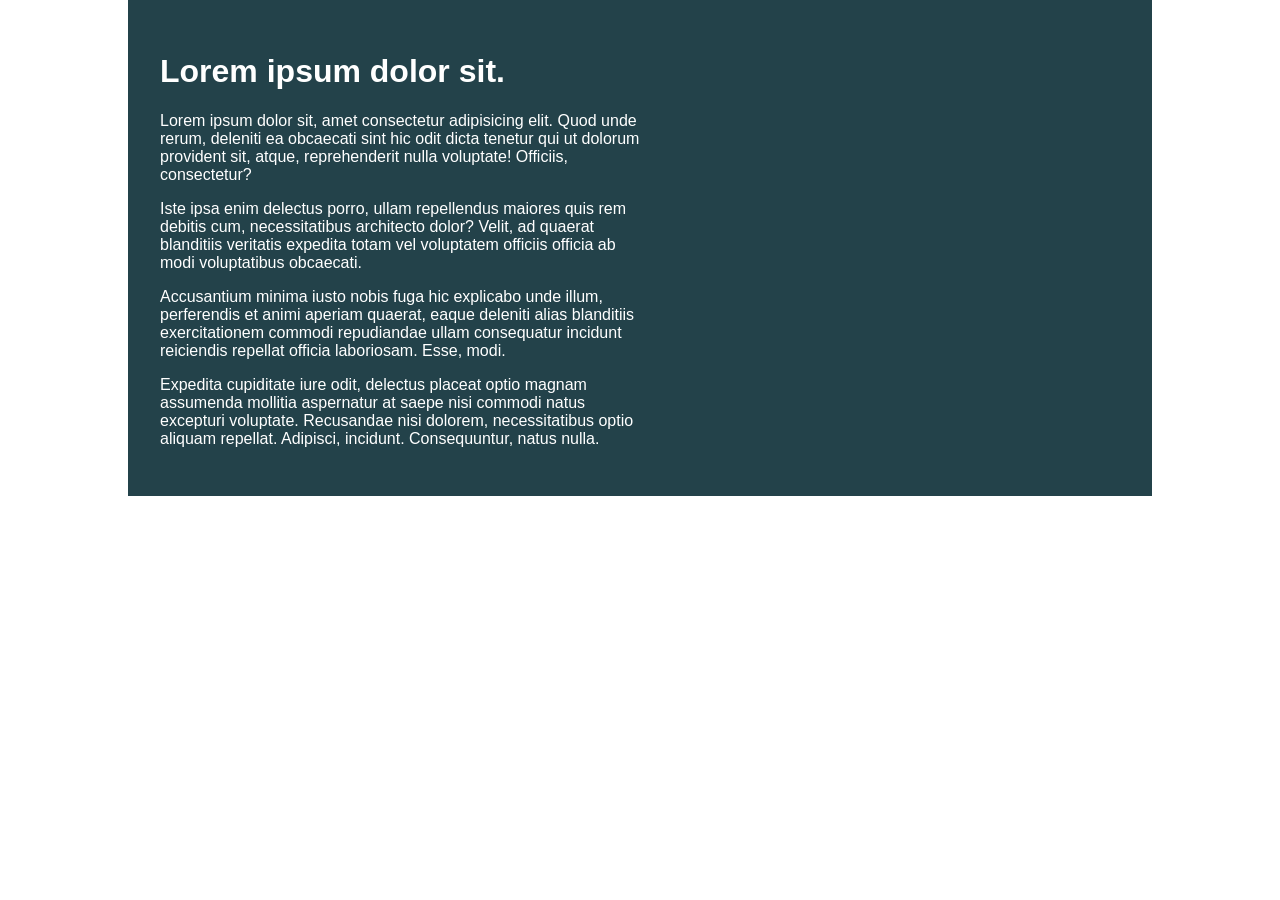
<file: KevinPowell/day_01/challenge_01/index.html>
<!DOCTYPE html>
<html lang="en">

<head>
    <meta charset="UTF-8">
    <meta name="viewport" content="width=device-width, initial-scale=1.0">
    <title>Day 01</title>

    <link rel="stylesheet" href="style.css">
</head>

<body>
    <div class="container">
        <div class="intro-content">
            <h1>Lorem ipsum dolor sit.</h1>
            <p>Lorem ipsum dolor sit, amet consectetur adipisicing elit. Quod unde rerum, deleniti ea obcaecati sint hic
                odit dicta tenetur qui ut dolorum provident sit, atque, reprehenderit nulla voluptate! Officiis,
                consectetur?</p>
            <p>Iste ipsa enim delectus porro, ullam repellendus maiores quis rem debitis cum, necessitatibus architecto
                dolor? Velit, ad quaerat blanditiis veritatis expedita totam vel voluptatem officiis officia ab modi
                voluptatibus obcaecati.</p>
            <p>Accusantium minima iusto nobis fuga hic explicabo unde illum, perferendis et animi aperiam quaerat, eaque
                deleniti alias blanditiis exercitationem commodi repudiandae ullam consequatur incidunt reiciendis
                repellat officia laboriosam. Esse, modi.</p>
            <p>Expedita cupiditate iure odit, delectus placeat optio magnam assumenda mollitia aspernatur at saepe nisi
                commodi natus excepturi voluptate. Recusandae nisi dolorem, necessitatibus optio aliquam repellat.
                Adipisci, incidunt. Consequuntur, natus nulla.</p>
        </div>
    </div>
</body>

</html>
</file>
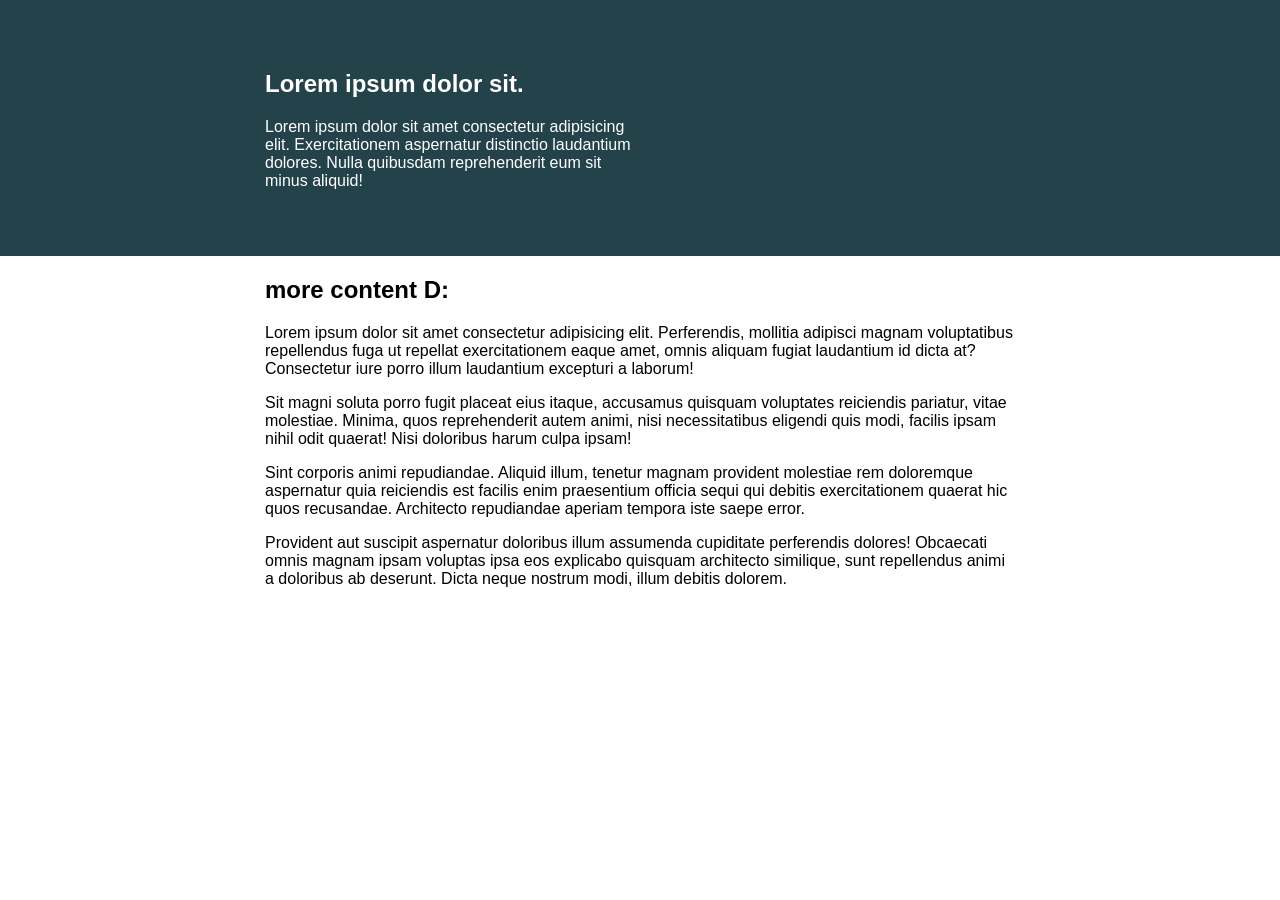
<file: KevinPowell/day_03/challenge_02/index.html>
<!DOCTYPE html>
<html lang="en">
<head> 
    <meta charset="UTF-8">
    <meta name="viewport" content="width=device-width, initial-scale=1.0">
    <title>Day 01</title>
 
    <link rel="stylesheet" href="style.css">
</head>
<body>

    <div class="container">
        <section>
            <div class="intro-content">
                <h1>Lorem ipsum dolor sit.</h1>
                <p>Lorem ipsum dolor sit amet consectetur adipisicing elit. Exercitationem aspernatur distinctio laudantium dolores. Nulla quibusdam reprehenderit eum sit minus aliquid!</p>
            </div>
        </section>
    </div>


    <section>
        <h2>more content D:</h2>
        <p>Lorem ipsum dolor sit amet consectetur adipisicing elit. Perferendis, mollitia adipisci magnam voluptatibus repellendus fuga ut repellat exercitationem eaque amet, omnis aliquam fugiat laudantium id dicta at? Consectetur iure porro illum laudantium excepturi a laborum!</p>
        <p>Sit magni soluta porro fugit placeat eius itaque, accusamus quisquam voluptates reiciendis pariatur, vitae molestiae. Minima, quos reprehenderit autem animi, nisi necessitatibus eligendi quis modi, facilis ipsam nihil odit quaerat! Nisi doloribus harum culpa ipsam!</p>
        <p>Sint corporis animi repudiandae. Aliquid illum, tenetur magnam provident molestiae rem doloremque aspernatur quia reiciendis est facilis enim praesentium officia sequi qui debitis exercitationem quaerat hic quos recusandae. Architecto repudiandae aperiam tempora iste saepe error.</p>
        <p>Provident aut suscipit aspernatur doloribus illum assumenda cupiditate perferendis dolores! Obcaecati omnis magnam ipsam voluptas ipsa eos explicabo quisquam architecto similique, sunt repellendus animi a doloribus ab deserunt. Dicta neque nostrum modi, illum debitis dolorem.</p>
    </section>


</body>
</html>
</file>
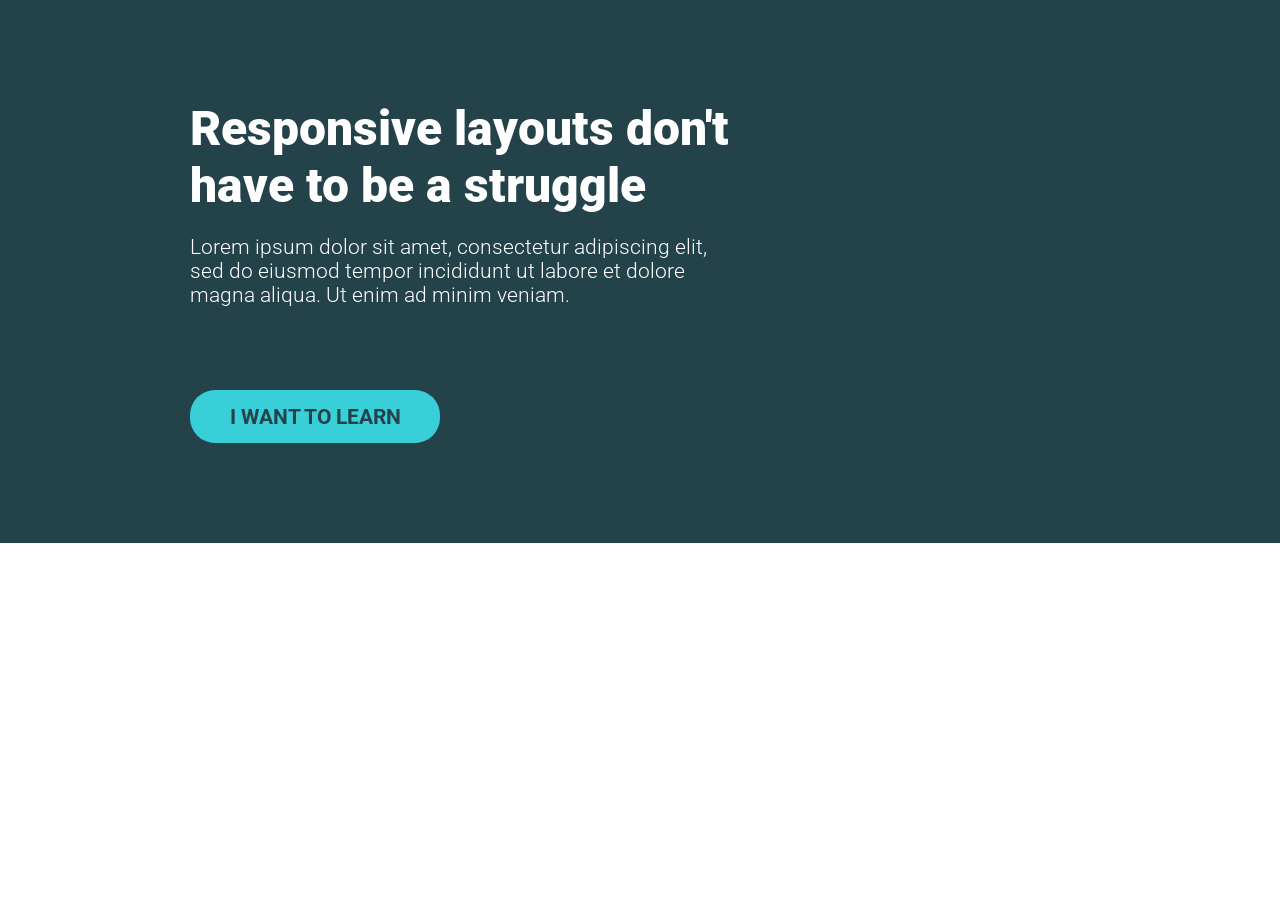
<file: KevinPowell/day_05/challenge_03/index.html>
<!DOCTYPE html>
<html lang="en">

<head>
    <meta charset="UTF-8">
    <meta name="viewport" content="width=device-width, initial-scale=1.0">
    <title>Challenge 03</title>
    <link rel="stylesheet" href="style.css" />
</head>

<body>
    <section class="intro">
        <div class="container">
            <div class="intro-content">
                <h1>Responsive layouts don't have to be a struggle</h1>
                <p>Lorem ipsum dolor sit amet, consectetur adipiscing elit, sed do eiusmod
                    tempor incididunt ut labore et dolore magna aliqua. Ut enim ad minim
                    veniam.</p>
                <a class="btn" href="#">I WANT TO LEARN</a>
            </div>
        </div>
    </section>
</body>

</html>
</file>
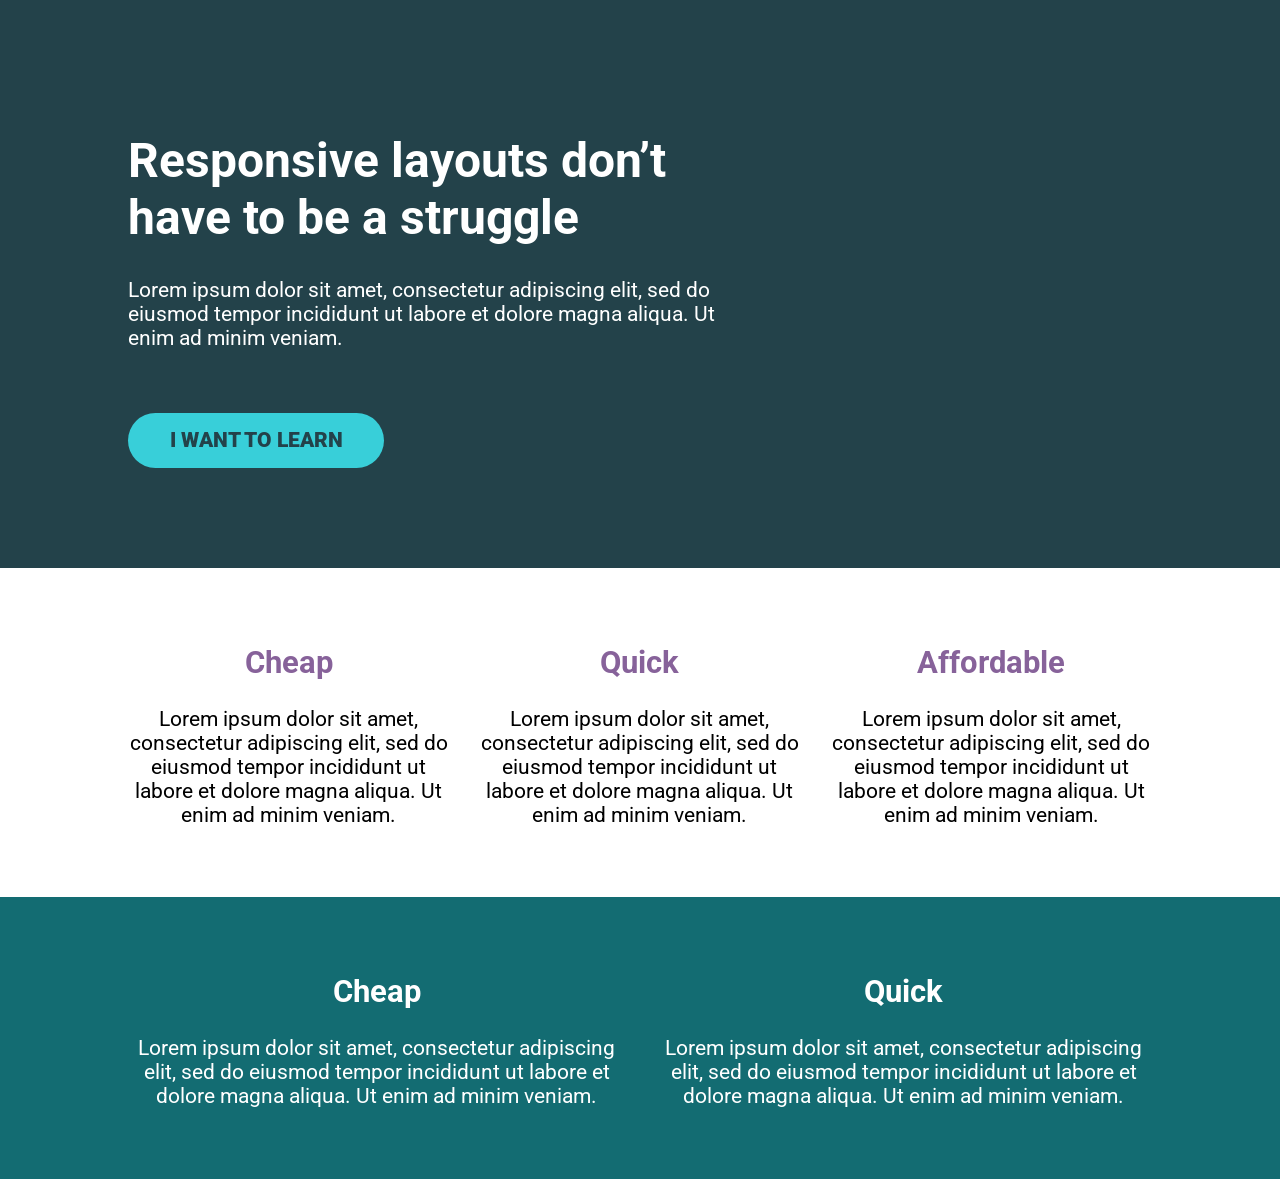
<file: KevinPowell/day_08/Flexbox_challenge_01/index.html>
<!DOCTYPE html>
<html lang="en">

<head>
    <meta charset="UTF-8">
    <meta name="viewport" content="width=device-width, initial-scale=1.0">
    <title>Challenge time!</title>
    <link href="https://fonts.googleapis.com/css2?family=Roboto:wght@400;900&display=swap" rel="stylesheet">
    <link rel="stylesheet" href="style.css">
</head>

<body>
    <div class="hero">
        <div class="container">
            <div class="hero__text">
                <h1>Responsive layouts don’t have to be a struggle</h1>
                <p>Lorem ipsum dolor sit amet, consectetur adipiscing elit, sed do eiusmod tempor incididunt ut labore
                    et dolore magna aliqua. Ut enim ad minim veniam.</p>
                <a href="#" class="btn">I want to learn</a>
            </div>
        </div>
    </div>

    <div class="container row">
        <div class="col">
            <h2 class="accent">Cheap</h2>
            <p>Lorem ipsum dolor sit amet, consectetur adipiscing elit, sed do eiusmod tempor incididunt ut labore
                et dolore magna aliqua. Ut enim ad minim veniam.</p>
        </div>
        <div class="col">
            <h2 class="accent">Quick</h2>
            <p>Lorem ipsum dolor sit amet, consectetur adipiscing elit, sed do eiusmod tempor incididunt ut labore
                et dolore magna aliqua. Ut enim ad minim veniam.</p>
        </div>
        <div class="col">
            <h2 class="accent">Affordable</h2>
            <p>Lorem ipsum dolor sit amet, consectetur adipiscing elit, sed do eiusmod tempor incididunt ut labore
                et dolore magna aliqua. Ut enim ad minim veniam.</p>
        </div>
    </div>


    <div class="bg-blue">
        <div class="container row">
            <div class="col">
                <h2>Cheap</h2>
                <p>Lorem ipsum dolor sit amet, consectetur adipiscing elit, sed do eiusmod tempor incididunt ut
                    labore
                    et
                    dolore
                    magna aliqua. Ut enim ad minim veniam.</p>
            </div>
            <div class="col">
                <h2>Quick</h2>
                <p>Lorem ipsum dolor sit amet, consectetur adipiscing elit, sed do eiusmod tempor incididunt ut
                    labore
                    et
                    dolore
                    magna aliqua. Ut enim ad minim veniam.</p>
            </div>
        </div>
    </div>


</body>

</html>
</file>
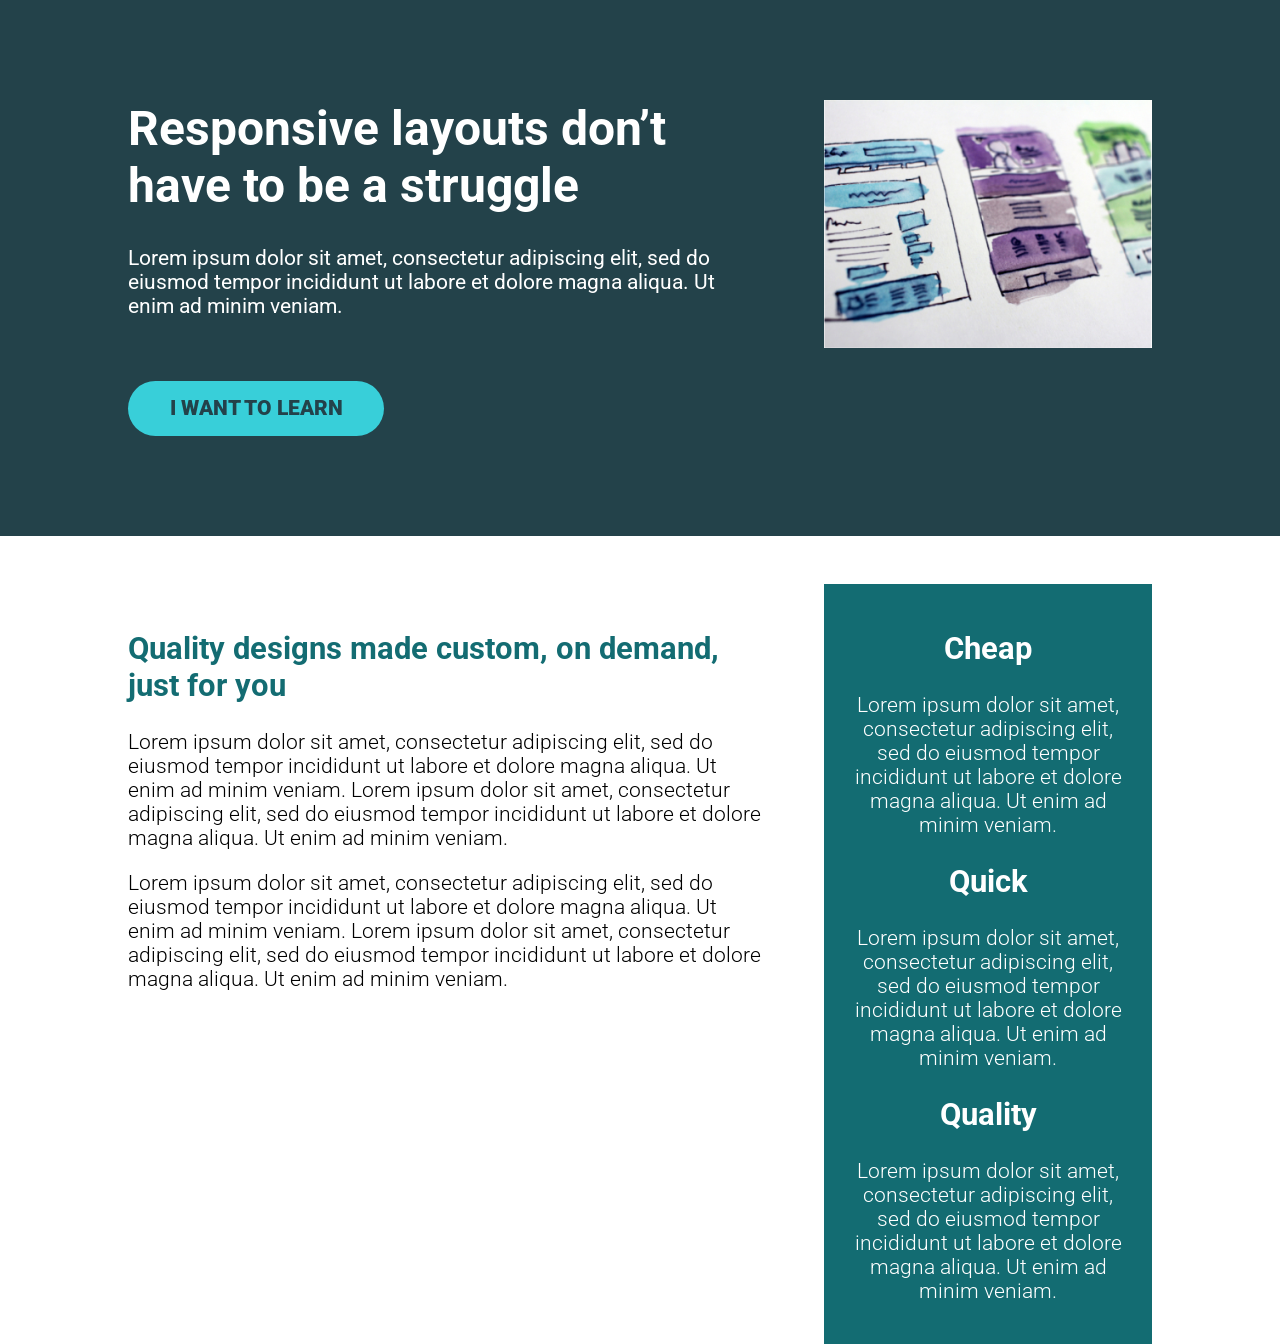
<file: KevinPowell/day_09/Flexbox_challenge_02/index.html>
<!DOCTYPE html>
<html lang="en">

<head>
    <meta charset="UTF-8">
    <meta name="viewport" content="width=device-width, initial-scale=1.0">
    <title>Conquering Responsive Layouts</title>
    <link href="https://fonts.googleapis.com/css2?family=Roboto:wght@400;900&display=swap" rel="stylesheet">
    <link rel="stylesheet" href="style.css">
</head>

<body>
    <div class="hero">
        <div class="container row">
            <div class="hero__text">
                <h1>Responsive layouts don’t have to be a struggle</h1>
                <p>Lorem ipsum dolor sit amet, consectetur adipiscing elit, sed do eiusmod tempor incididunt ut labore
                    et dolore magna aliqua. Ut enim ad minim veniam.</p>
                <a href="#" class="btn">I want to learn</a>
            </div>
            <div class="hero__img">
                <img src="img/hero-img.jpg" alt="webpage layout sketches">
            </div>
        </div>
    </div>

    <main class="container row">
        <section>
            <h2 class="accent-text">Quality designs made custom, on demand, just for you</h2>
            <p>Lorem ipsum dolor sit amet, consectetur adipiscing elit, sed do eiusmod tempor incididunt ut labore et
                dolore magna aliqua. Ut enim ad minim veniam. Lorem ipsum dolor sit amet, consectetur adipiscing elit,
                sed do eiusmod tempor incididunt ut labore et dolore magna aliqua. Ut enim ad minim veniam.</p>
            <p>Lorem ipsum dolor sit amet, consectetur adipiscing elit, sed do eiusmod tempor incididunt ut labore et
                dolore magna aliqua. Ut enim ad minim veniam. Lorem ipsum dolor sit amet, consectetur adipiscing elit,
                sed do eiusmod tempor incididunt ut labore et dolore magna aliqua. Ut enim ad minim veniam.</p>
        </section>
        <aside>
            <div>
                <h2>Cheap</h2>
                <p>Lorem ipsum dolor sit amet, consectetur adipiscing elit, sed do eiusmod tempor incididunt ut labore
                    et dolore magna aliqua. Ut enim ad minim veniam.</p>
            </div>
            <div>
                <h2>Quick</h2>
                <p>Lorem ipsum dolor sit amet, consectetur adipiscing elit, sed do eiusmod tempor incididunt ut labore
                    et dolore magna aliqua. Ut enim ad minim veniam.</p>
            </div>
            <div>
                <h2>Quality</h2>
                <p>Lorem ipsum dolor sit amet, consectetur adipiscing elit, sed do eiusmod tempor incididunt ut labore
                    et dolore magna aliqua. Ut enim ad minim veniam.</p>
            </div>
        </aside>
    </main>

</body>

</html>
</file>
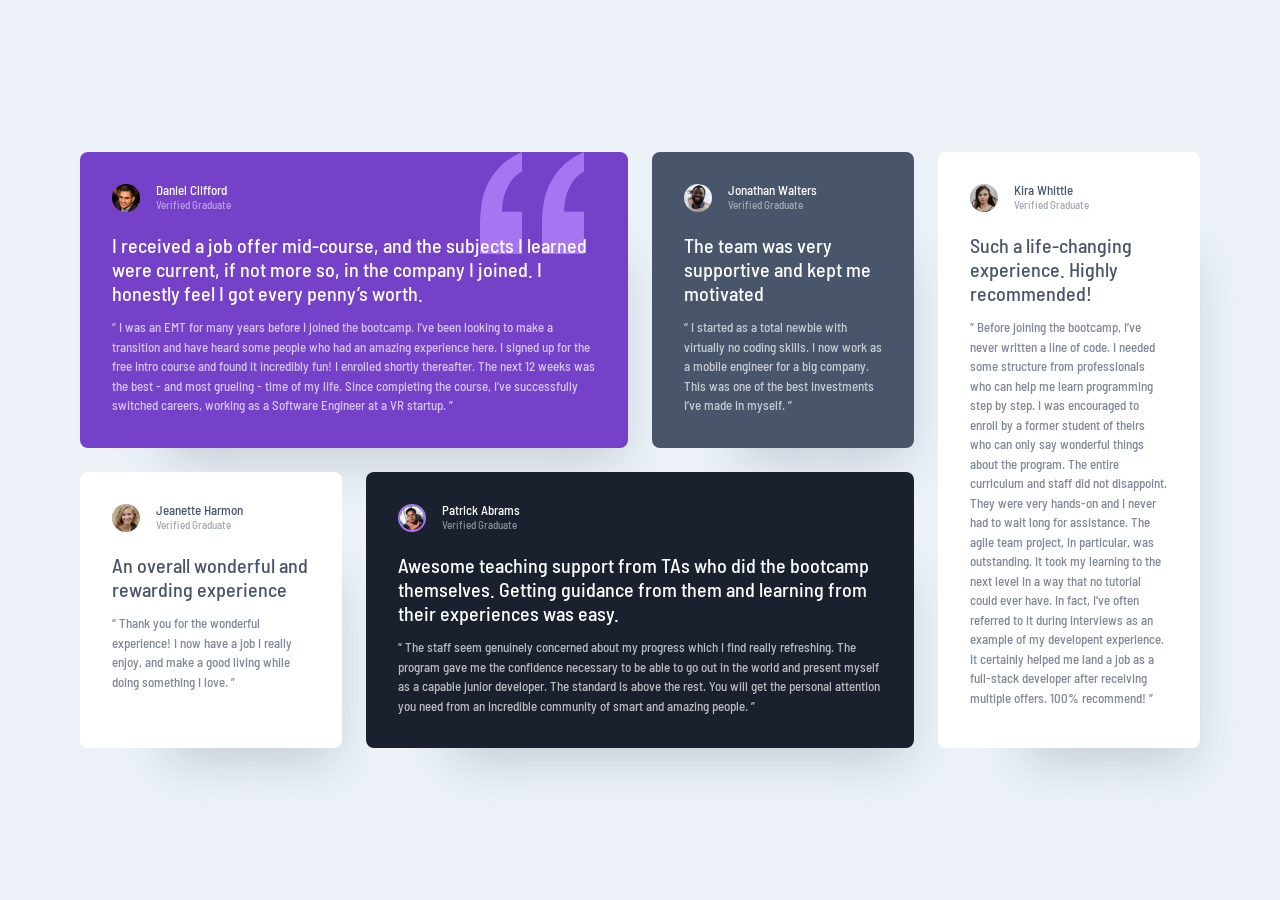
<file: KevinPowell/day_10/Learn_CSS/index.html>
<!DOCTYPE html>
<html lang="en">

<head>
  <meta charset="UTF-8">
  <meta http-equiv="X-UA-Compatible" content="IE=edge">
  <meta name="viewport" content="width=device-width, initial-scale=1.0">
  <!-- Google font -->
  <link rel="preconnect" href="https://fonts.googleapis.com">
  <link rel="preconnect" href="https://fonts.gstatic.com" crossorigin>
  <link href="https://fonts.googleapis.com/css2?family=Barlow+Semi+Condensed:wght@500;600&display=swap"
    rel="stylesheet">
  <!-- my css -->
  <link rel="stylesheet" href="style.css">
  <title>FEM grid</title>
</head>

<body>
  <main class="testimonial-grid">
    <article class="testimonial grid-col-span-2 flow bg-primary-400 quote text-neutral-100">
      <div class="flex">
        <div>
          <img  src="./images/image-daniel.jpg" alt="daniel clifford">
        </div>
        <div>
          <h2 class="name">Daniel Clifford</h2>
          <p class="position">Verified Graduate</p>
        </div>
      </div>
      <p>
        I received a job offer mid-course, and the subjects I learned were current, if not more so,
        in the company I joined. I honestly feel I got every penny’s worth.
      </p>
      <p>
        “ I was an EMT for many years before I joined the bootcamp. I’ve been looking to make a
        transition and have heard some people who had an amazing experience here. I signed up
        for the free intro course and found it incredibly fun! I enrolled shortly thereafter.
        The next 12 weeks was the best - and most grueling - time of my life. Since completing
        the course, I’ve successfully switched careers, working as a Software Engineer at a VR startup. ”
      </p>
    </article>
    <article class="testimonial flow bg-secondary-400 text-neutral-100">
      <div class="flex">
        <div>
          <img src="./images/image-jonathan.jpg" alt="Jonathan Walters">
        </div>
        <div>
          <h2 class="name">Jonathan Walters</h2>
          <p class="position">Verified Graduate</p>
        </div>
      </div>
      <p>
        The team was very supportive and kept me motivated
      </p>
      <p>
        “ I started as a total newbie with virtually no coding skills. I now work as a mobile engineer
        for a big company. This was one of the best investments I’ve made in myself. ”
      </p>
    </article>
    <article class="testimonial flow bg-neutral-100 text-secondary-400">
      <div class="flex">
        <div>
          <img src="./images/image-jeanette.jpg" alt="Jeanette Harmon">
        </div>
        <div>
          <h2 class="name">Jeanette Harmon</h2>
          <p class="position">Verified Graduate</p>
        </div>
      </div>
      <p>
        An overall wonderful and rewarding experience</p>
      <p>
        “ Thank you for the wonderful experience! I now have a job I really enjoy, and make a good living
        while doing something I love. ”
      </p>
    </article>
    <article class="testimonial grid-col-span-2 flow bg-secondary-500 text-neutral-100">
      <div class="flex">
        <div>
          <img class="border-primary-400" src="./images/image-patrick.jpg" alt="Patrick Abrams">
        </div>
        <div>
          <h2 class="name">Patrick Abrams</h2>
          <p class="position">Verified Graduate</p>
        </div>
      </div>
      <p>
        Awesome teaching support from TAs who did the bootcamp themselves. Getting guidance from them and
        learning from their experiences was easy.
      </p>
      <p>
        “ The staff seem genuinely concerned about my progress which I find really refreshing. The program
        gave me the confidence necessary to be able to go out in the world and present myself as a capable
        junior developer. The standard is above the rest. You will get the personal attention you need from
        an incredible community of smart and amazing people. ”
      </p>
    </article>
    <article class="testimonial flow bg-neutral-100 text-secondary-400">
      <div class="flex">
        <div>
          <img src="./images/image-kira.jpg" alt="Kira Whittle">
        </div>
        <div>
          <h2 class="name">Kira Whittle</h2>
          <p class="position">Verified Graduate</p>
        </div>
      </div>
      <p>
        Such a life-changing experience. Highly recommended!
      </p>
      <p>
        “ Before joining the bootcamp, I’ve never written a line of code. I needed some structure from
        professionals who can help me learn programming step by step. I was encouraged to enroll by a former
        student of theirs who can only say wonderful things about the program. The entire curriculum and staff
        did not disappoint. They were very hands-on and I never had to wait long for assistance. The agile team
        project, in particular, was outstanding. It took my learning to the next level in a way that no tutorial
        could ever have. In fact, I’ve often referred to it during interviews as an example of my developent
        experience. It certainly helped me land a job as a full-stack developer after receiving multiple offers.
        100% recommend! ”
      </p>
    </article>
  </main>




</body>

</html>
</file>
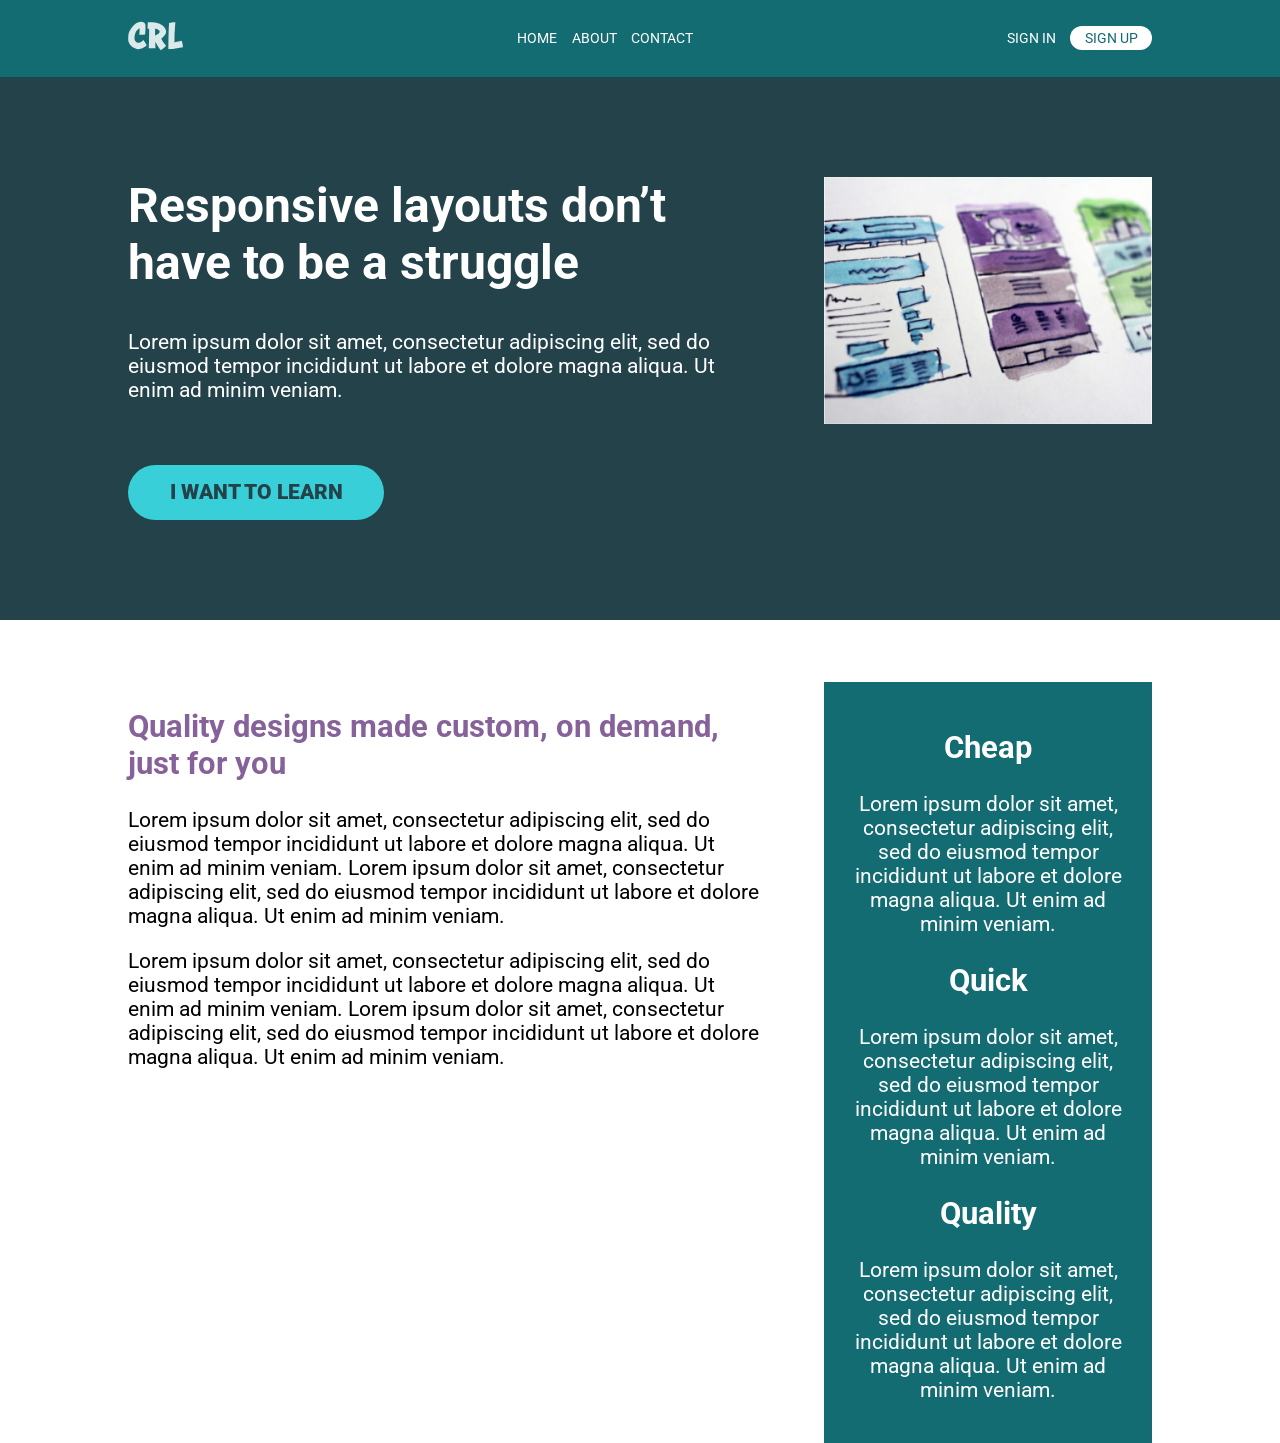
<file: KevinPowell/day_11/Flexbox_challenge_03/index.html>
<!DOCTYPE html>
<html lang="en">

<head>
    <meta charset="UTF-8">
    <meta name="viewport" content="width=device-width, initial-scale=1.0">
    <title>Conquering Responsive Layouts</title>
    <link href="https://fonts.googleapis.com/css2?family=Roboto:wght@400;900&display=swap" rel="stylesheet">
    <link rel="stylesheet" href="style.css">
</head>

<body>
    <header>
        <div class="container row">
            <a href="#"><img src="img/logo.svg" alt=""></a>
            <nav class="nav">
                <ul class="nav__list nav__list--primary">
                    <li class="nav__item"><a href="#" class="nav__link">Home</a></li>
                    <li class="nav__item"><a href="#" class="nav__link">About</a></li>
                    <li class="nav__item"><a href="#" class="nav__link">Contact</a></li>
                </ul>
                <ul class="nav__list nav__list--secondary">
                    <li class="nav__item"><a href="#" class="nav__link">Sign In</a></li>
                    <li class="nav__item"><a href="#" class="nav__link nav__link--button">Sign up</a></li>
                </ul>
            </nav>
        </div>
    </header>

    <section class="hero">
        <div class="container row">
            <div class="hero__text">
                <h1>Responsive layouts don’t have to be a struggle</h1>
                <p>Lorem ipsum dolor sit amet, consectetur adipiscing elit, sed do eiusmod tempor incididunt ut labore
                    et dolore magna aliqua. Ut enim ad minim veniam.</p>
                <a href="#" class="btn">I want to learn</a>
            </div>
            <img src="img/hero-img.jpg" alt="UX design sketches" class="hero__img">
        </div>
    </section>

    <main class="main container row">
        <section class="primary-content">
            <h2 class="section-title">Quality designs made custom, on demand, just for you</h2>
            <p>Lorem ipsum dolor sit amet, consectetur adipiscing elit, sed do eiusmod tempor incididunt ut labore et
                dolore magna aliqua. Ut enim ad minim veniam. Lorem ipsum dolor sit amet, consectetur adipiscing elit,
                sed do eiusmod tempor incididunt ut labore et dolore magna aliqua. Ut enim ad minim veniam.</p>
            <p>Lorem ipsum dolor sit amet, consectetur adipiscing elit, sed do eiusmod tempor incididunt ut labore et
                dolore magna aliqua. Ut enim ad minim veniam. Lorem ipsum dolor sit amet, consectetur adipiscing elit,
                sed do eiusmod tempor incididunt ut labore et dolore magna aliqua. Ut enim ad minim veniam.</p>
        </section>
        <aside class="sidebar">
            <h2 class="sidebar-title">Cheap</h2>
            <p>Lorem ipsum dolor sit amet, consectetur adipiscing elit, sed do eiusmod tempor incididunt ut labore et
                dolore magna aliqua. Ut enim ad minim veniam.</p>

            <h2 class="sidebar-title">Quick</h2>
            <p>Lorem ipsum dolor sit amet, consectetur adipiscing elit, sed do eiusmod tempor incididunt ut labore et
                dolore magna aliqua. Ut enim ad minim veniam.</p>

            <h2 class="sidebar-title">Quality</h2>
            <p>Lorem ipsum dolor sit amet, consectetur adipiscing elit, sed do eiusmod tempor incididunt ut labore et
                dolore magna aliqua. Ut enim ad minim veniam.</p>
        </aside>
    </main>



</body>

</html>
</file>
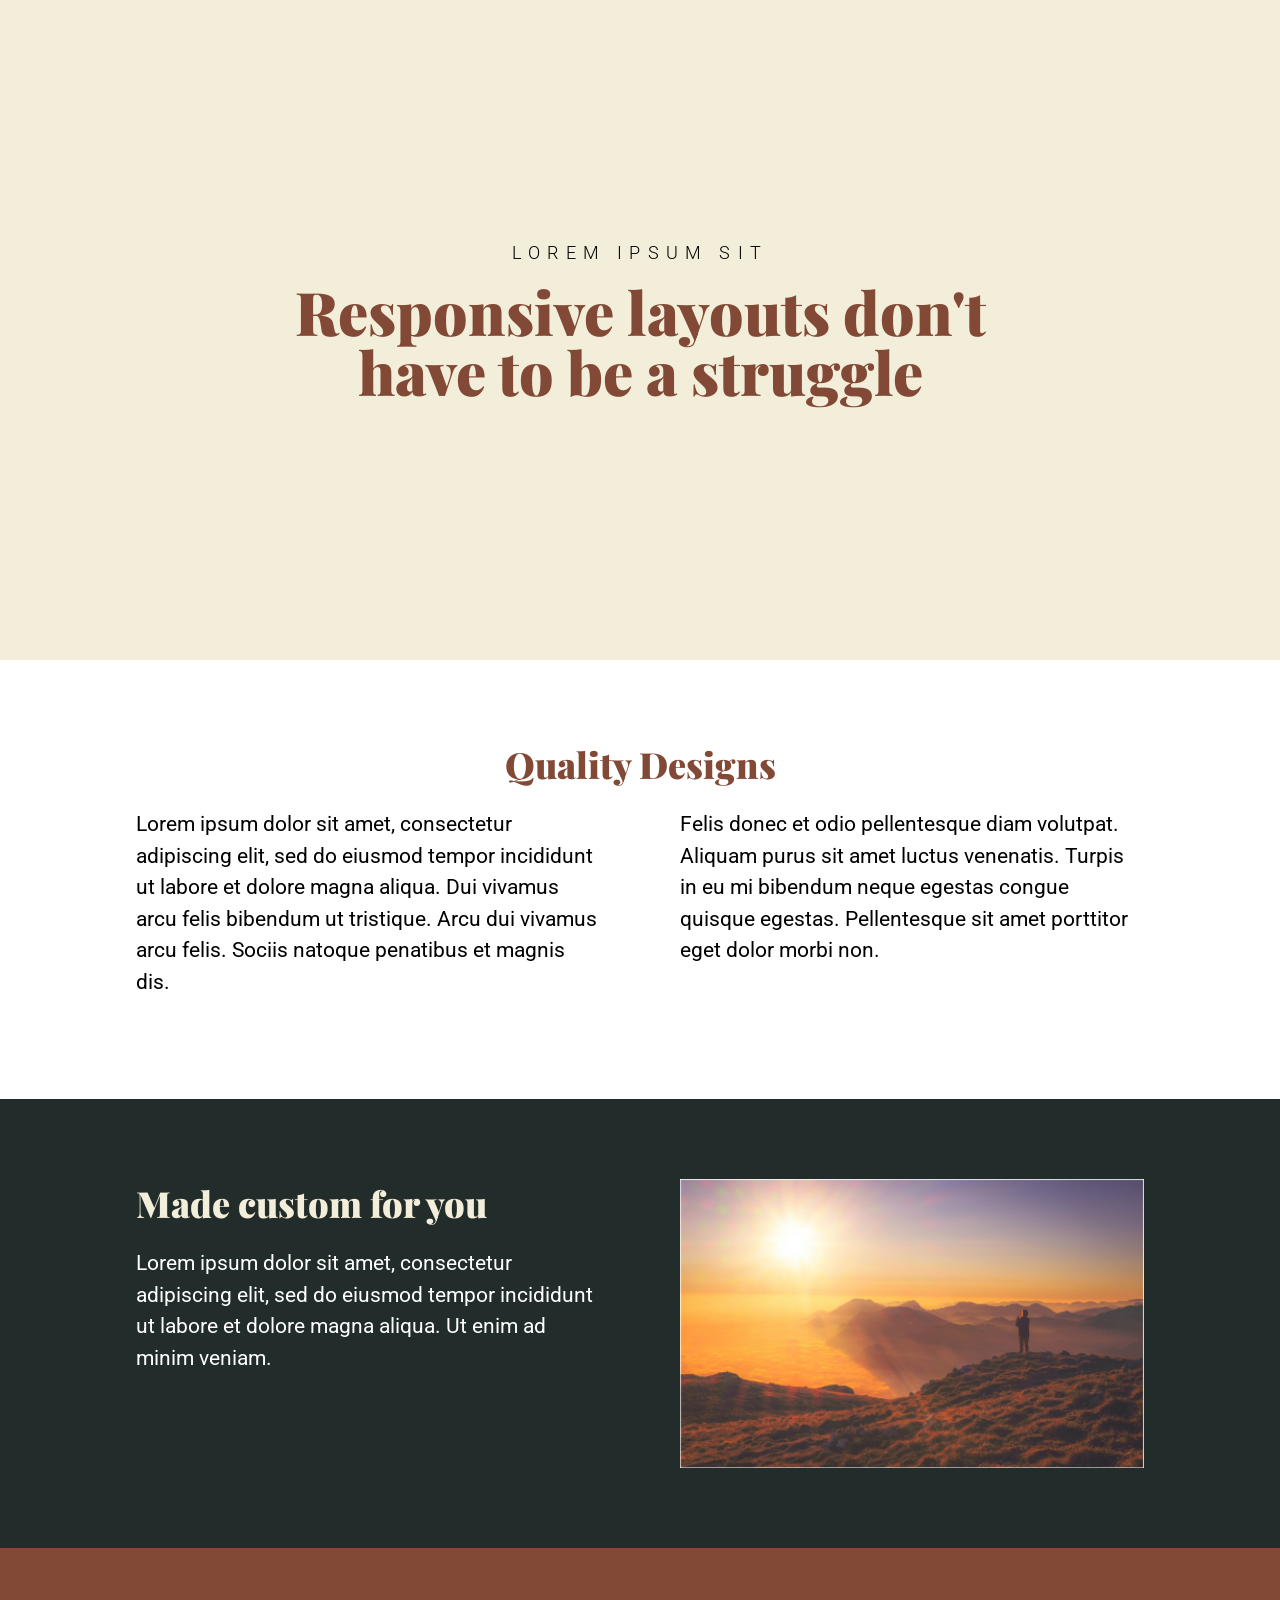
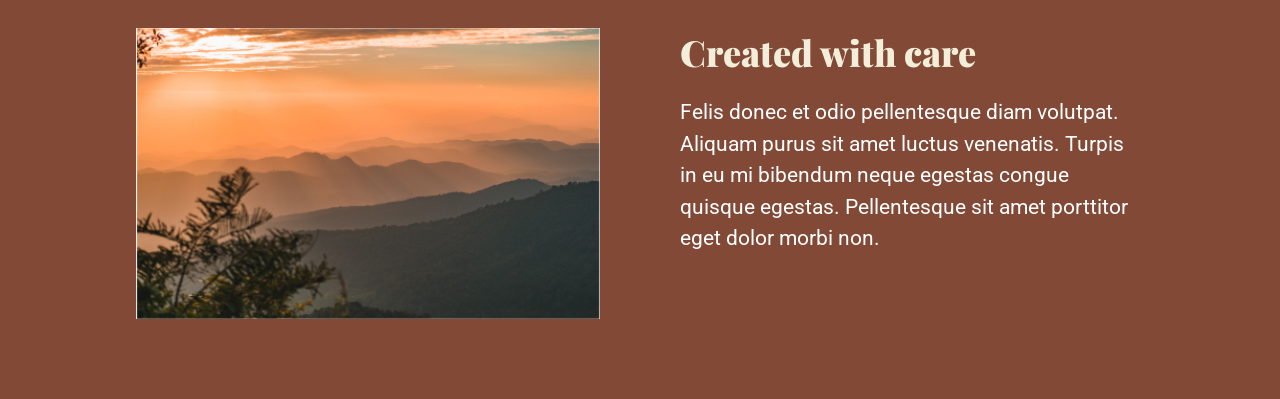
<file: KevinPowell/day_12/Flexbox_challenge_04/index.html>
<!DOCTYPE html>
<html lang="en">

<head>
    <meta charset="UTF-8">
    <meta name="viewport" content="width=device-width, initial-scale=1.0">
    <title>Flexbox Challenge #4</title>
    <link rel="stylesheet" href="style.css">
</head>

<body>
    <header class="hero">
        <div class="hero__content">
            <p class="hero__subtitle">Lorem ipsum sit</p>
            <h1 class="hero__title">Responsive layouts don't have to be a struggle</h1>
        </div>
    </header>
    <section class="section">
        <div class="container">
            <h2 class="section__title section__title--color-brown section__title--centered">Quality Designs</h2>
            <div class="section__content row">
                <p class="col section__paragraph">Lorem ipsum dolor sit amet, consectetur adipiscing elit,
                    sed do eiusmod tempor incididunt ut labore et dolore
                    magna aliqua. Dui vivamus arcu felis bibendum ut
                    tristique. Arcu dui vivamus arcu felis. Sociis natoque
                    penatibus et magnis dis.</p>
                <p class="col section__paragraph">Felis donec et odio pellentesque diam volutpat. Aliquam
                    purus sit amet luctus venenatis. Turpis in eu mi
                    bibendum neque egestas congue quisque egestas.
                    Pellentesque sit amet porttitor eget dolor morbi non.</p>
            </div>
        </div>
    </section>
    <section class="section section--bg-dark">
        <div class="container">
            <div class="row">
                <div class="col section__content">
                    <h2 class="section__title section__title--color-beige">Made custom for you</h2>
                    <p class="section__paragraph section__paragraph--color-white">Lorem ipsum dolor sit amet,
                        consectetur
                        adipiscing elit,
                        sed do eiusmod tempor incididunt ut labore et dolore
                        magna aliqua. Ut enim ad minim veniam.</p>
                </div>
                <img class="col" src="img/image-01.jpg" alt="man on hill at sunset">
            </div>
        </div>
    </section>
    <section class="section section--bg-brown">
        <div class="container">
            <div class="row">
                <img class="col" src="img/image-02.jpg" alt="mountains at sunset">
                <div class="section__content col">
                    <h2 class="section__title section__title--color-beige">Created with care</h2>
                    <p class="section__paragraph section__paragraph--color-white">Felis donec et odio pellentesque diam
                        volutpat. Aliquam
                        purus sit amet luctus venenatis. Turpis in eu mi
                        bibendum neque egestas congue quisque egestas.
                        Pellentesque sit amet porttitor eget dolor morbi non.</p>
                </div>
            </div>
        </div>
    </section>
</body>

</html>
</file>
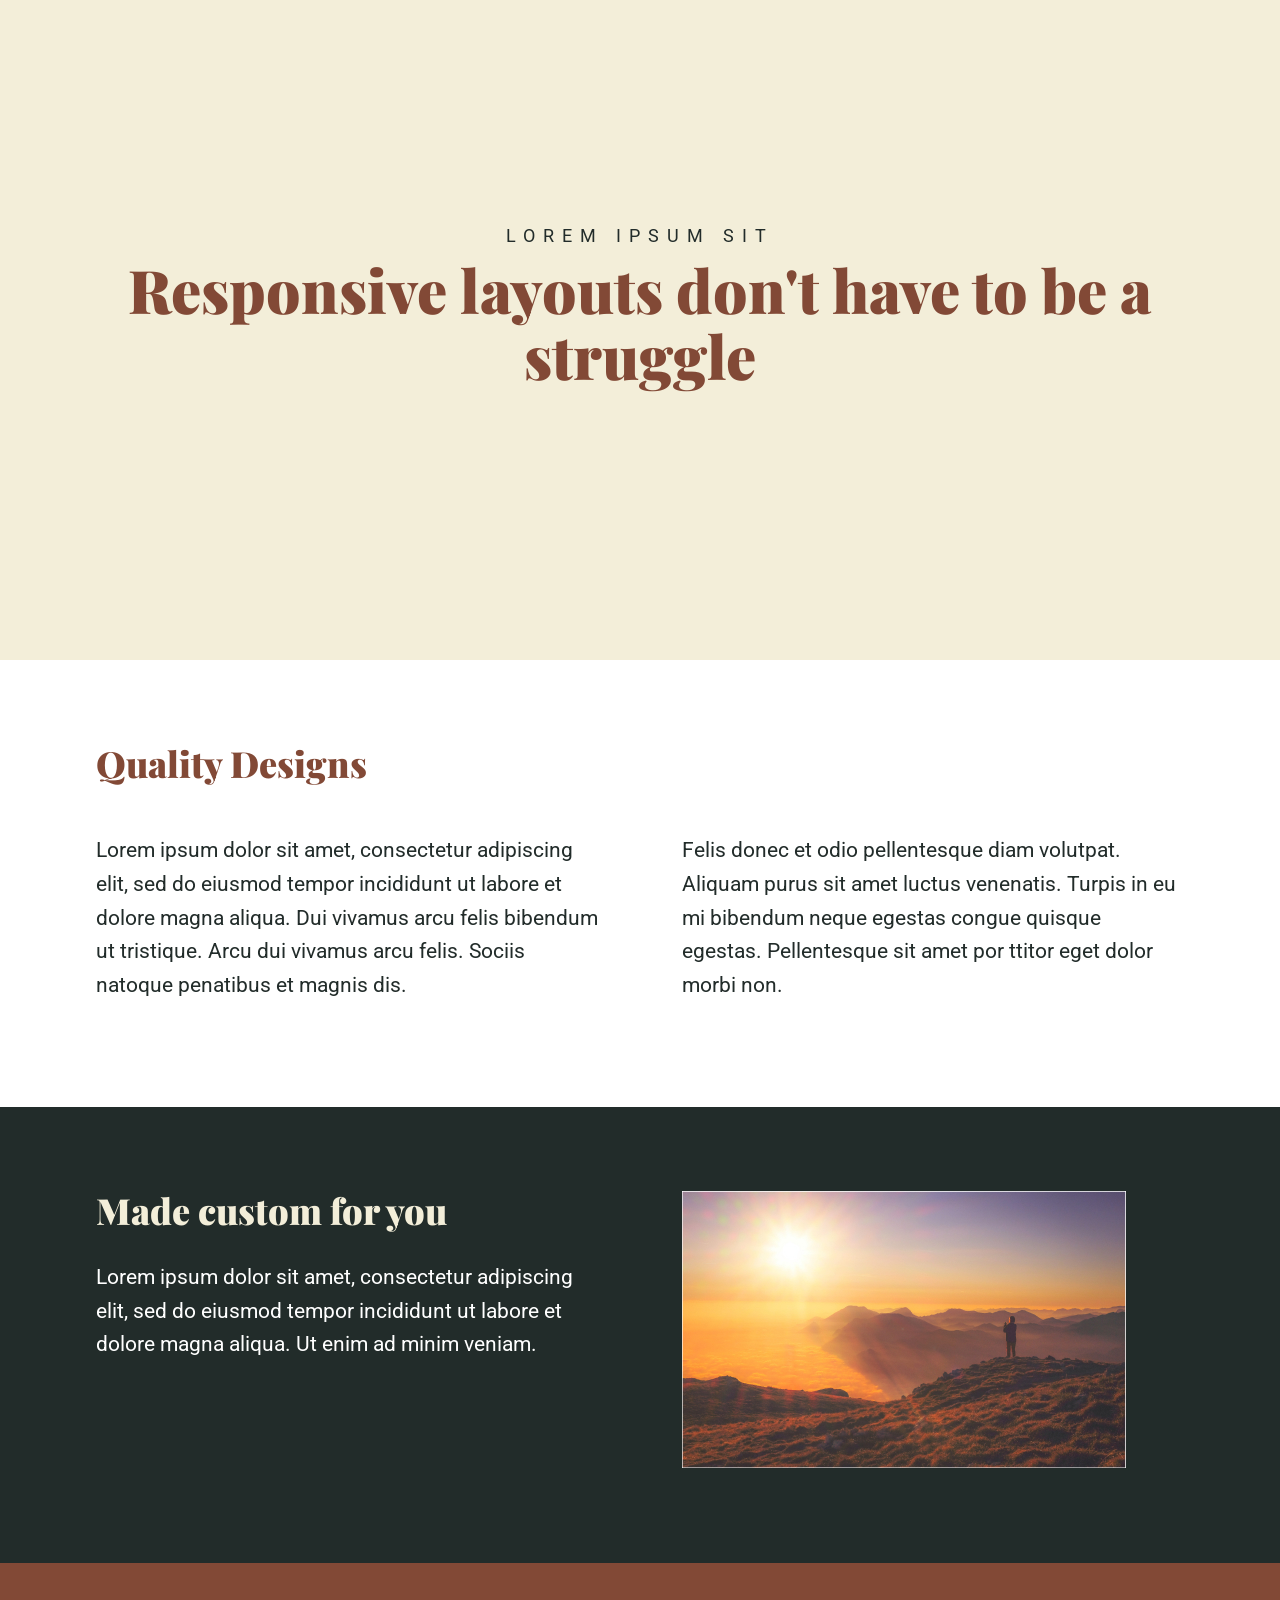
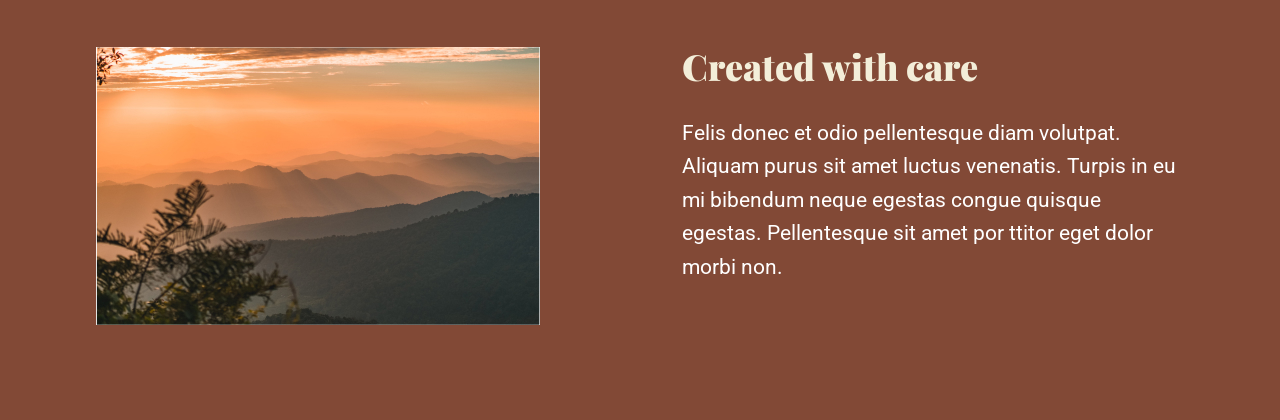
<file: KevinPowell/day_18/Flexbox_04_mobile_first/index.html>
<!DOCTYPE html>
<html lang="en">

<head>
    <meta charset="UTF-8">
    <meta name="viewport" content="width=device-width, initial-scale=1.0">
    <title>Document</title>
    <link rel="stylesheet" href="style.css">
</head>

<body>
    <section class="intro">
        <div class="container">
            <p class="intro__text">Lorem ipsum sit</p>
            <h1 class="intro__title">Responsive layouts don't have to be a struggle</h1>
        </div>
    </section>

    <section class="section-two">
        <div class="container">
            <h2 class="section-title section-title--dark ">Quality Designs</h2>
            <div class="row">
                <div class="col">
                    <p>Lorem ipsum dolor sit amet, consectetur adipiscing elit,
                        sed do eiusmod tempor incididunt ut labore et dolore
                        magna aliqua. Dui vivamus arcu felis bibendum ut
                        tristique. Arcu dui vivamus arcu felis. Sociis natoque
                        penatibus et magnis dis.</p>
                </div>
                <div class="col">
                    <p>Felis donec et odio pellentesque diam volutpat. Aliquam
                        purus sit amet luctus venenatis. Turpis in eu mi
                        bibendum neque egestas congue quisque egestas.
                        Pellentesque sit amet por ttitor eget dolor morbi non.</p>
                </div>
            </div>
        </div>
    </section>

    <section class="section-three">
        <div class="container row">
            <div class="col">
                <h2 class="section-title">Made custom for you</h2>
                <p>Lorem ipsum dolor sit amet, consectetur adipiscing elit,
                    sed do eiusmod tempor incididunt ut labore et dolore
                    magna aliqua. Ut enim ad minim veniam.</p>
            </div>
            <div class="col">
                <img src="img/image-01.jpg" alt="a sunset over a mountain range">
            </div>
        </div>
    </section>

    <section class="section-four">
        <div class="container row">
            <div class="col"><img src="img/image-02.jpg"
                    alt="a sunset over a mountain range with tree branches in the foreground"></div>
            <div class="col">
                <h2 class="section-title">Created with care</h2>
                <p>Felis donec et odio pellentesque diam volutpat. Aliquam
                    purus sit amet luctus venenatis. Turpis in eu mi
                    bibendum neque egestas congue quisque egestas.
                    Pellentesque sit amet por ttitor eget dolor morbi non.</p>
            </div>
        </div>
    </section>
</body>

</html>
</file>
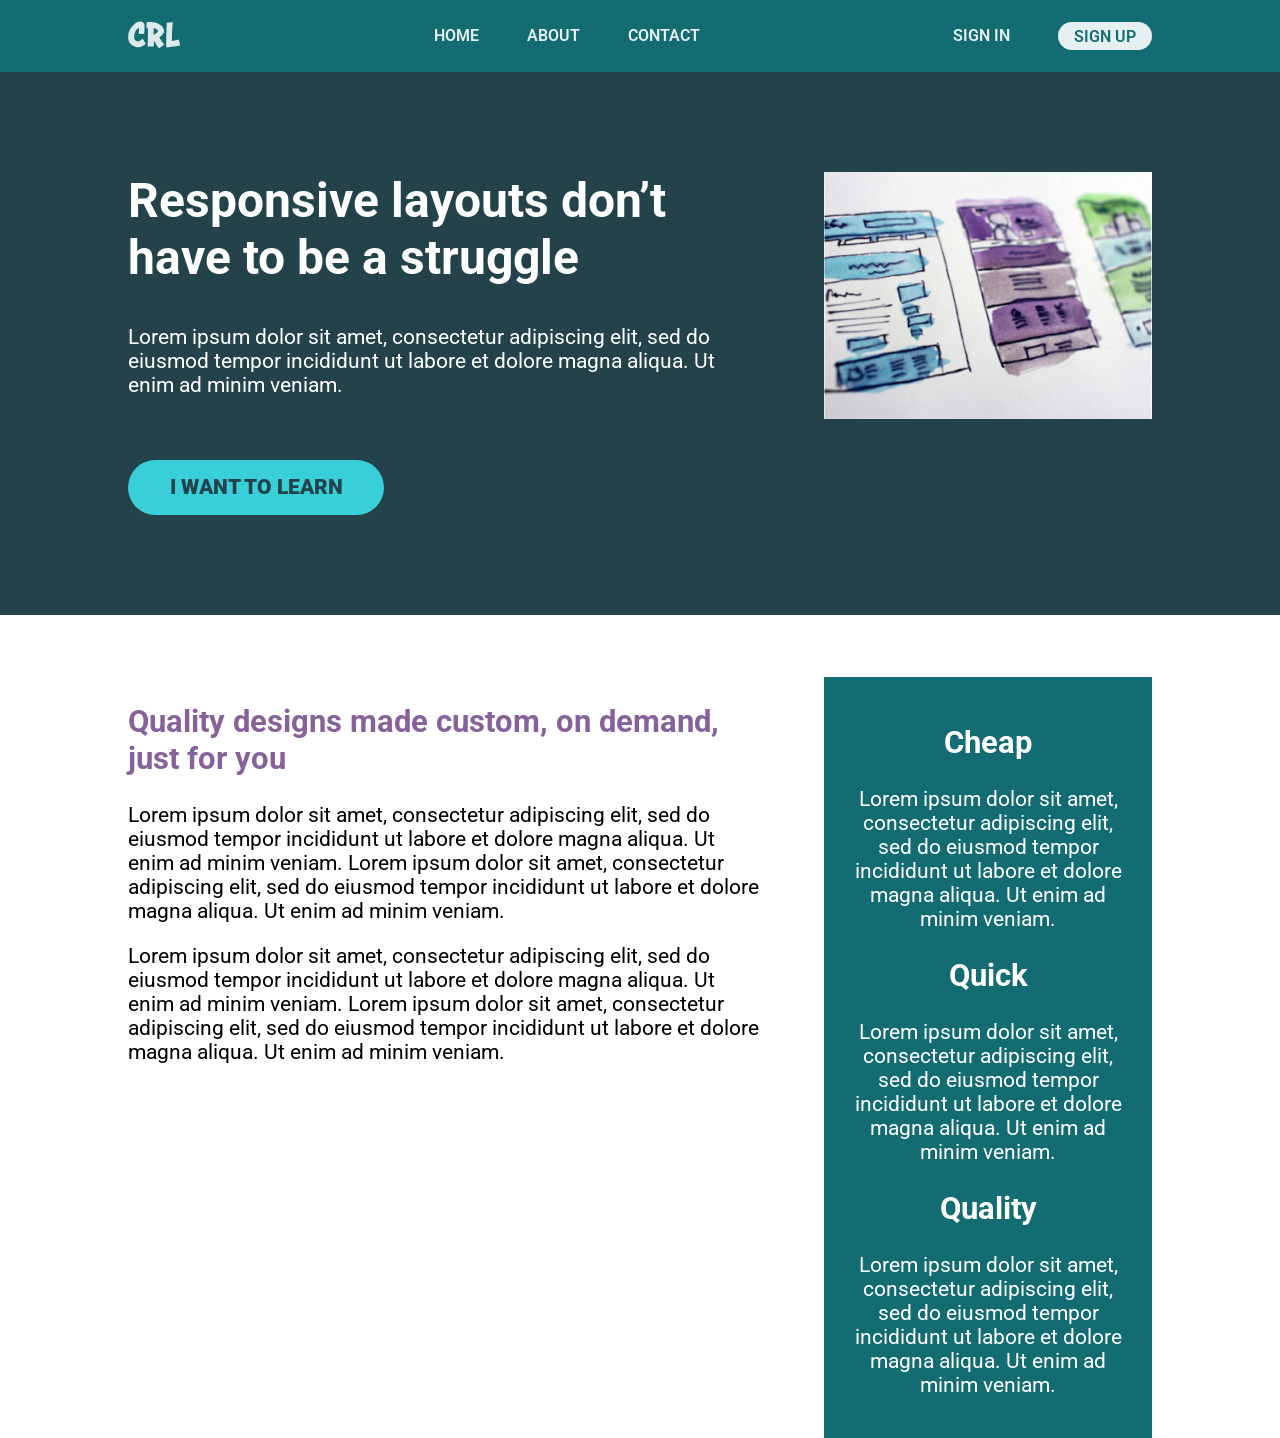
<file: KevinPowell/day_19/Navigation_challenge/index.html>
<!DOCTYPE html>
<html lang="en">

<head>
    <meta charset="UTF-8">
    <meta name="viewport" content="width=device-width, initial-scale=1.0">
    <title>Conquering Responsive Layouts</title>
    <link href="https://fonts.googleapis.com/css2?family=Roboto:wght@400;900&display=swap" rel="stylesheet">
    <link rel="stylesheet" href="style.css">
</head>

<body>
    <header>
        <div class="container row">
            <button class="nav-toggle" aria-label="open navigation">
                <span class="hamburger"></span>
            </button>
            <a class="logo" href="#">
                <img src="img/logo.svg" alt="conquering responsive layouts">
            </a>
            <nav class="nav">
                <ul class="nav__list nav__list--primary">
                    <li class="nav__item"><a href="#" class="nav__link">Home</a></li>
                    <li class="nav__item"><a href="#" class="nav__link">About</a></li>
                    <li class="nav__item"><a href="#" class="nav__link">Contact</a></li>
                </ul>
                <ul class="nav__list nav__list--secondary">
                    <li class="nav__item"><a href="#" class="nav__link">Sign In</a></li>
                    <li class="nav__item"><a href="#" class="nav__link nav__link--button">Sign up</a></li>
                </ul>
            </nav>
        </div>
    </header>

    <section class="hero">
        <div class="container row">
            <div class="hero__text">
                <h1>Responsive layouts don’t have to be a struggle</h1>
                <p>Lorem ipsum dolor sit amet, consectetur adipiscing elit, sed do eiusmod tempor incididunt ut labore
                    et dolore magna aliqua. Ut enim ad minim veniam.</p>
                <a href="#" class="btn">I want to learn</a>
            </div>
            <img src="img/hero-img.jpg" alt="UX design sketches" class="hero__img">
        </div>
    </section>

    <main class="main container row">
        <section class="primary-content">
            <h2 class="section-title">Quality designs made custom, on demand, just for you</h2>
            <p>Lorem ipsum dolor sit amet, consectetur adipiscing elit, sed do eiusmod tempor incididunt ut labore et
                dolore magna aliqua. Ut enim ad minim veniam. Lorem ipsum dolor sit amet, consectetur adipiscing elit,
                sed do eiusmod tempor incididunt ut labore et dolore magna aliqua. Ut enim ad minim veniam.</p>
            <p>Lorem ipsum dolor sit amet, consectetur adipiscing elit, sed do eiusmod tempor incididunt ut labore et
                dolore magna aliqua. Ut enim ad minim veniam. Lorem ipsum dolor sit amet, consectetur adipiscing elit,
                sed do eiusmod tempor incididunt ut labore et dolore magna aliqua. Ut enim ad minim veniam.</p>
        </section>
        <aside class="sidebar">
            <h2 class="sidebar-title">Cheap</h2>
            <p>Lorem ipsum dolor sit amet, consectetur adipiscing elit, sed do eiusmod tempor incididunt ut labore et
                dolore magna aliqua. Ut enim ad minim veniam.</p>

            <h2 class="sidebar-title">Quick</h2>
            <p>Lorem ipsum dolor sit amet, consectetur adipiscing elit, sed do eiusmod tempor incididunt ut labore et
                dolore magna aliqua. Ut enim ad minim veniam.</p>

            <h2 class="sidebar-title">Quality</h2>
            <p>Lorem ipsum dolor sit amet, consectetur adipiscing elit, sed do eiusmod tempor incididunt ut labore et
                dolore magna aliqua. Ut enim ad minim veniam.</p>
        </aside>
    </main>

    <script src="main.js"></script>

</body>

</html>
</file>
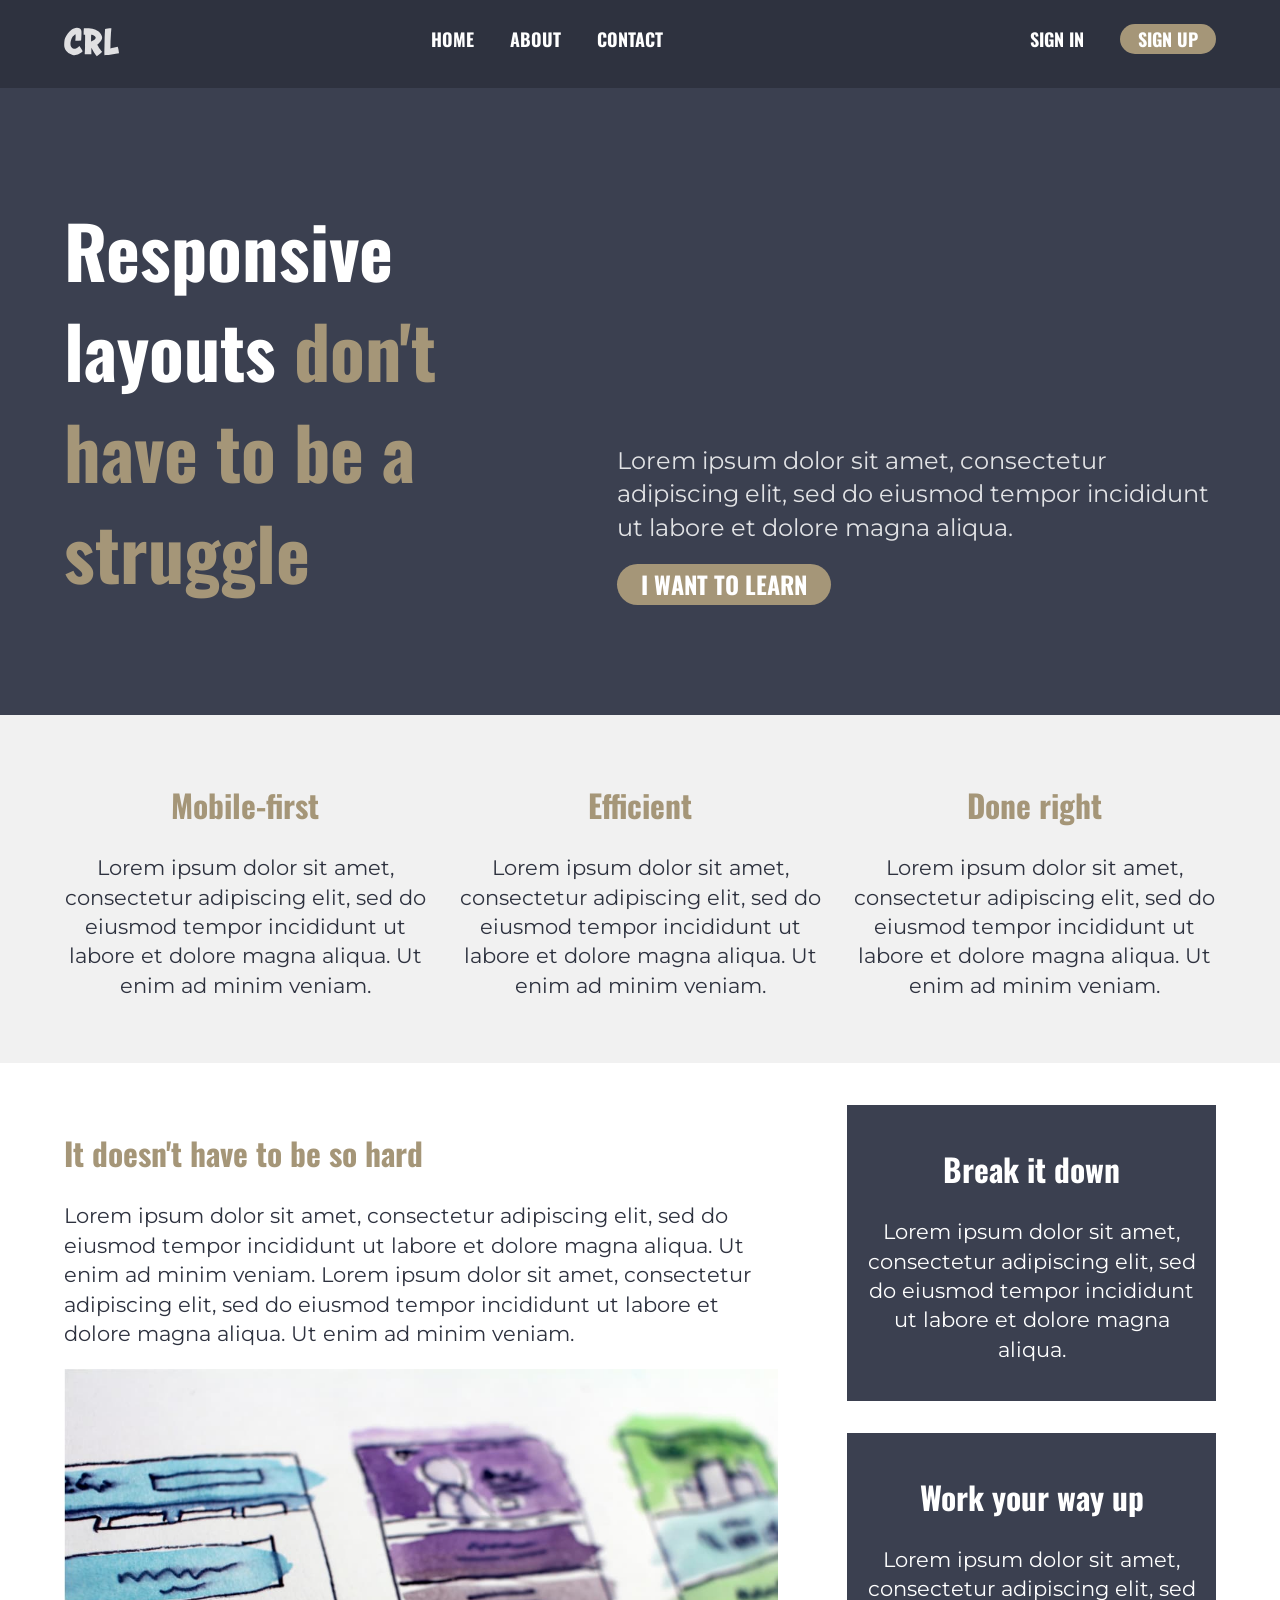
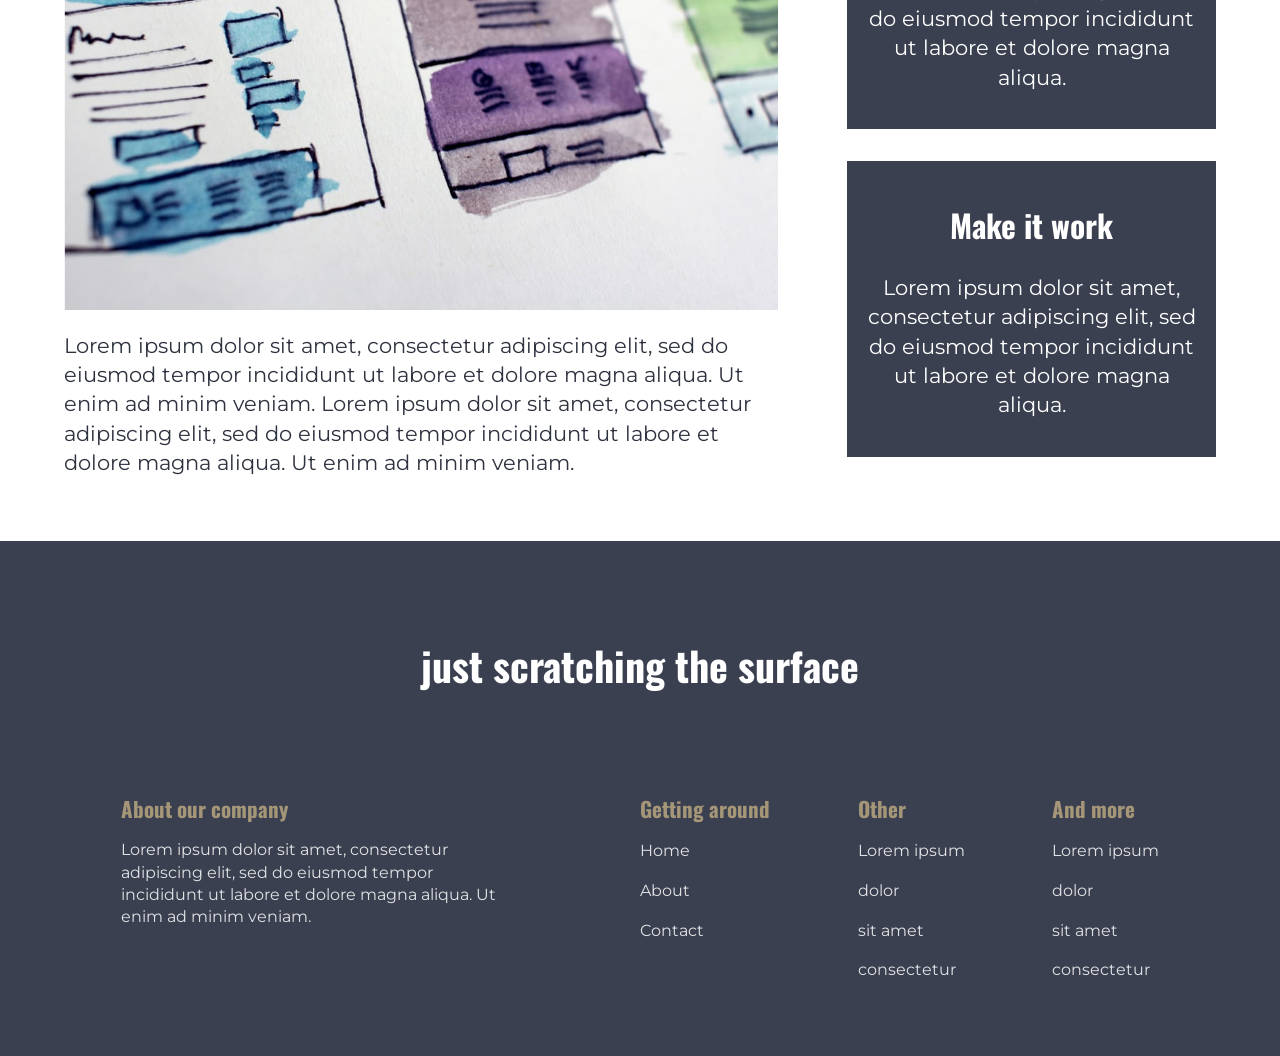
<file: KevinPowell/day_21/Final_challenge/index.html>
<!DOCTYPE html>
<html lang="en">

<head>
    <meta charset="UTF-8">
    <meta name="viewport" content="width=device-width, initial-scale=1.0">
    <title>Final Challenge</title>
    <link rel="stylesheet" href="style.css">
</head>

<body>
    <header>
        <div class="container nav--row">
            <button class="nav-toggle" aria-label="open navigation">
                <span class="hamburger"></span>
            </button>
            <a class="logo" href="#"><img src="img/logo.svg" alt="logo"></a>
            <nav class="nav">
                <ul class="nav__list">
                    <li class="nav__item"><a class="nav__link" href="#">Home</a></li>
                    <li class="nav__item"><a class="nav__link" href="#">About</a></li>
                    <li class="nav__item"><a class="nav__link" href="#">Contact</a></li>
                </ul>
                <ul class="nav__list">
                    <li class="nav__item"><a class="nav__link" href="#">Sign in</a></li>
                    <li class="nav__item"><a class="nav__link btn" href="#">Sign up</a></li>
                </ul>
            </nav>
        </div>
    </header>

    <section class="hero">
        <div class="container hero--flex">
            <h1 class="hero__title">Responsive layouts <span class="text--accent-color">don't have to be a
                    struggle</span>
            </h1>
            <div class="hero__content">
                <p class="hero__text">Lorem ipsum dolor sit amet, consectetur
                    adipiscing elit, sed do eiusmod tempor
                    incididunt ut labore et dolore magna aliqua. </p>
                <a href="#" class="hero__cta btn">I want to learn</a>
            </div>
        </div>
    </section>

    <section class="section section-one">
        <div class="container section--row">
            <div class="section__card">
                <h2 class="card__title text--accent-color">Mobile-first</h2>
                <p class="card__p">Lorem ipsum dolor sit amet,
                    consectetur adipiscing elit, sed do
                    eiusmod tempor incididunt ut
                    labore et dolore magna aliqua. Ut
                    enim ad minim veniam.</p>
            </div>
            <div class="section__card">
                <h2 class="card__title text--accent-color">Efficient</h2>
                <p class="card__p">Lorem ipsum dolor sit amet,
                    consectetur adipiscing elit, sed do
                    eiusmod tempor incididunt ut
                    labore et dolore magna aliqua. Ut
                    enim ad minim veniam.</p>
            </div>
            <div class="section__card">
                <h2 class="card__title text--accent-color">Done right</h2>
                <p class="card__p">Lorem ipsum dolor sit amet,
                    consectetur adipiscing elit, sed do
                    eiusmod tempor incididunt ut
                    labore et dolore magna aliqua. Ut
                    enim ad minim veniam.</p>
            </div>
        </div>
    </section>

    <section class="section">
        <div class="container section-two">
            <div class="section__primary">
                <h2 class="text--accent-color">It doesn't have to be so hard</h2>
                <p>Lorem ipsum dolor sit amet, consectetur adipiscing elit, sed do
                    eiusmod tempor incididunt ut labore et dolore magna aliqua. Ut
                    enim ad minim veniam. Lorem ipsum dolor sit amet, consectetur
                    adipiscing elit, sed do eiusmod tempor incididunt ut labore et
                    dolore magna aliqua. Ut enim ad minim veniam.</p>
                <img src="img/the-image.jpg" alt="sketches of webpage designs">
                <p>Lorem ipsum dolor sit amet, consectetur adipiscing elit, sed do
                    eiusmod tempor incididunt ut labore et dolore magna aliqua. Ut
                    enim ad minim veniam. Lorem ipsum dolor sit amet, consectetur
                    adipiscing elit, sed do eiusmod tempor incididunt ut labore et
                    dolore magna aliqua. Ut enim ad minim veniam.</p>
            </div>
            <aside class="aside">
                <div class="aside__card">
                    <h2 class="card__title">Break it down</h2>
                    <p class="card__p">Lorem ipsum dolor sit amet,
                        consectetur adipiscing elit, sed do
                        eiusmod tempor incididunt ut
                        labore et dolore magna aliqua.</p>
                </div>
                <div class="aside__card">
                    <h2 class="card__title">Work your way up</h2>
                    <p class="card__p">Lorem ipsum dolor sit amet,
                        consectetur adipiscing elit, sed do
                        eiusmod tempor incididunt ut
                        labore et dolore magna aliqua.</p>
                </div>
                <div class="aside__card">
                    <h2 class="card__title">Make it work</h2>
                    <p class="card__p">Lorem ipsum dolor sit amet,
                        consectetur adipiscing elit, sed do
                        eiusmod tempor incididunt ut
                        labore et dolore magna aliqua.</p>
                </div>
            </aside>
        </div>
    </section>

    <footer class="footer">
        <div class="container">
            <h2 class="footer__title">just scratching the surface</h2>
            <div class="footer__content">
                <div class="footer__about">
                    <h3 class="footer__subtitle text--accent-color">About our company</h3>
                    <p class="footer__p">Lorem ipsum dolor sit amet, consectetur adipiscing
                        elit, sed do eiusmod tempor incididunt ut labore et
                        dolore magna aliqua. Ut enim ad minim veniam.</p>
                </div>
                <div class="sitemap">
                    <div class="sitemap__category">
                        <h3 class="footer__subtitle text--accent-color">Getting around</h3>
                        <ul class="sitemap__list">
                            <li class="sitemap__item"><a class="sitemap__link" href="#">Home</a></li>
                            <li class="sitemap__item"><a class="sitemap__link" href="#">About</a></li>
                            <li class="sitemap__item"><a class="sitemap__link" href="#">Contact</a></li>
                        </ul>
                    </div>
                    <div class="sitemap__list">
                        <h3 class="footer__subtitle text--accent-color">Other</h3>
                        <ul class="sitemap__list">
                            <li class="sitemap__item"><a href="#" class="sitemap__link">Lorem ipsum</a></li>
                            <li class="sitemap__item"><a href="#" class="sitemap__link">dolor</a></li>
                            <li class="sitemap__item"><a href="#" class="sitemap__link">sit amet</a></li>
                            <li class="sitemap__item"><a href="#" class="sitemap__link">consectetur</a></li>
                        </ul>
                    </div>
                    <div class="sitemap__list">
                        <h3 class="footer__subtitle text--accent-color">And more</h3>
                        <ul class="sitemap__list">
                            <li class="sitemap__item"><a href="#" class="sitemap__link">Lorem ipsum</a></li>
                            <li class="sitemap__item"><a href="#" class="sitemap__link">dolor</a></li>
                            <li class="sitemap__item"><a href="#" class="sitemap__link">sit amet</a></li>
                            <li class="sitemap__item"><a href="#" class="sitemap__link">consectetur</a></li>
                        </ul>
                    </div>
                </div>
            </div>
        </div>
    </footer>

    <script src="main.js"></script>

</body>

</html>
</file>
<file: KevinPowell/day_01/challenge_01/style.css>
/* INSTRUCTIONS
 *
 * 1) Limit the total width of
 *    the .intro-content to about half
 *    of it's parent
 *
 * 2) Stop the text from overflowing
 *    out the bottom at small screen
 *    widths
 *
 * You may modify the HTML if needed
 *
 */

 /* ------------------------------------------- */

/* MY SOLUTION
 *
 * 1) Set width to 50% for .intro-content
 *
 * 2) Remove the height from the .container
 *
 */

* {
  box-sizing: border-box;
}

body {
  margin: 0;
  font-family: sans-serif;
}

.container {
  background: #23424a;
  color: white;

  width: 80%;
  margin: 0 auto;

  padding: 2em;
  /* height: 300px; */
}

.intro-content {
  width: 50%;
}
</file>
<file: KevinPowell/day_03/challenge_02/style.css>
/* INSTRUCTIONS
 *
 * 1) Keep the text inside .intro-content
 *    in the same place, but have the background
 *    extend from one side of the viewport
 *    to the other, no matter how wide or narrow
 *    the browser is.
 *
 * 2) Limit the maximum width of the text in the
 *    bottom area.
 *
 * You may modify the HTML if needed
 * (you probably should for this challenge)
 *
 * -------------------------------------------------
 *
 * MY SOLUTION
 * 
 * 1) In the HTML, place both the intro-content in a 
 *    section element. Do the same with the content below 
 *    that.
 *
 * 2) Within CSS, move the width, max-width and margin  
 *    properties from .container to section
 *
 */

* {
  box-sizing: border-box;
}

body {
  margin: 0;
  font-family: sans-serif;
}

.container {
  background: #23424a;
  color: white;
  padding: 50px 0;
}

section {
  width: 80%;
  max-width: 750px;
  margin: 0 auto;
}

.intro-content {
  width: 50%;
}
</file>
<file: KevinPowell/day_05/challenge_03/style.css>
@import url('https://fonts.googleapis.com/css2?family=Roboto:ital,wght@0,100..900;1,100..900&display=swap');

* {
    box-sizing: border-box;
}

body {
    margin: 0;
    font-family: Roboto, sans-serif;
}

.intro {
    background-color: #23424A;
    padding: 100px 0;
}

.container {
    width: 80%;
    max-width: 900px;
    margin: 0 auto;
}

.intro-content {
    width: 60%;
    color: white;
}

.intro-content h1 {
    font-size: 3rem; /* 3rem = 16 * 3 = 48px */
    font-weight: 900; /* roboto black = 900 */
    margin-bottom: 10px;
    margin-top: 0;
}

.intro-content p {
    font-size: 1.3rem; /* 1.3rem = 16 * 1.3 = 20.8px */
    font-weight: 300; /* roboto regular = 400, light = 300 */
    padding-bottom: 3em;
}

.btn {
    font-size: 1.3rem;
    font-weight: 700; /* roboto bold = 700 */
    text-decoration: none;
    color: #23424A;

    /* button styling */
    background-color: #38CFD9;
    padding: 0.7em 1.9em;
    border-radius: 25px;
    display: block;
    width: fit-content;
}

.btn:hover, .btn:focus {
    opacity: 0.75;
}
</file>
<file: KevinPowell/day_08/Flexbox_challenge_01/style.css>
/* 

CHALLENGE

- You will have to modify the HTML

- You can add new classes in the HTML
  if you need to

// Requirements
1. The headings in the first row must be
   a different color
2. The two .col at the bottom must go next
   to one another
3. The section at the bottom should have
   a dark background color and a different
   color of text
4. I've removed the "gap" that I created,
   so you'll have to add it back in

--------------------------------------------

MY SOLUTION

1. Give the h2 elements in the first row 
   a class of .accent. Set the font color 
   on .accent to purple.
2. Wrap the two .col at the bottem with a 
   .row.
3. Wrap the bottom section in a .container
   to limit the width. Wrap that in a 
   .bg-blue div to set a background and 
   font color. 
4. Add a gap on .row.

Extra credits:
5. Set {text-align: center} on .col.
6. Set padding on .row.
7. Instead of having a separate .row div 
   within the .container, just add the 
   .row class to the .container div.

*/

*, *::before, *::after {
    box-sizing: border-box;
}

body {
    margin: 0;
    font-family: 'Roboto', sans-serif;
    font-size: 1.3rem;
}

h1 {
    font-size: 3rem;
}

.container {
    width: 80%;
    max-width: 1100px;
    margin: 0 auto;
}

.row {
    /* display: flex => flex container */
    display: flex;
    gap: 30px;
    padding: 50px 0;
}

.accent {
    color: #87629A;
}

.col {
    /* these are now flex items */
    width: 100%;
    text-align: center;
}

.bg-blue {
    background-color: #136C72;
    color: #FFF;
}

.hero {
    padding: 100px 0;
    background-color: #23424A;
    color: #FFF;
}

.hero__text {
    width: 60%;
}

.hero p {
    margin-bottom: 3em;
}

.btn {
    display: inline-block;
    text-decoration: none;
    text-transform: uppercase; 
    color: #23424A;
    font-weight: 900;
    background-color: #38CFD9;
    padding: .75em 2em;
    border-radius: 100px;
}

.btn:hover,
.btn:focus {
    opacity: .75; 
}
</file>
<file: KevinPowell/day_09/Flexbox_challenge_02/style.css>
/* 
////// For this challenge ///////

- All text is in the text.md file

// Requirements
1. Refer to the design specs for the
   overall layout 
2. The image should line up with
   the sidebar in the section
   below

*/

@import url('https://fonts.googleapis.com/css2?family=Roboto:ital,wght@0,100..900;1,100..900&display=swap');

*, *::before, *::after {
    box-sizing: border-box;
}

body {
    margin: 0;
    font-family: 'Roboto', sans-serif;
    font-size: 1.3rem;
}

img {
    max-width: 100%;
}

h1 {
    font-size: 3rem;
    margin-top: 0;
}

.container {
    width: 80%;
    max-width: 1100px;
    margin: 0 auto;
}

.row {
    /* display: flex => flex container */
    display: flex;
    justify-content: space-between;
    
    gap: 30px;
}

.hero {
    padding: 100px 0;
    background-color: #23424A;
    color: #FFF;
    margin-bottom: 3rem;
}

.hero__text, section { 
    width: 62%;
}

.hero__img, aside {
    width: 32%;
    align-self: flex-start;
}

.hero p {
    margin-bottom: 3em;
}

.btn {
    display: inline-block;
    text-decoration: none;
    text-transform: uppercase; 
    color: #23424A;
    font-weight: 900;
    background-color: #38CFD9;
    padding: .75em 2em;
    border-radius: 100px;
}

.btn:hover,
.btn:focus {
    opacity: .75; 
}

.accent-text {
    /* color: #23424A; */
    color: #136C72;
}

main p {
    font-weight: 300;
}

aside {
    text-align: center;
    color: #FFF;
    background-color: #136C72;
    padding: 1em;
}

section {
    padding: 1em 0;
}
</file>
<file: KevinPowell/day_10/Learn_CSS/style.css>
:root {
  --clr-primary-400: 263 55% 52%;
  --clr-secondary-400: 217 19% 35%;
  --clr-secondary-500: 219 29% 14%;
  --clr-neutral-100: 0 0% 100%;
  --clr-neutral-200: 210 46% 95%;
  --clr-neutral-300: 0 0% 81%;

  --ff-primary: "Barlow Semi Condensed", sans-serif;

  --fw-400: 500;
  --fw-700: 600;

  --fs-300: 0.6875rem;
  --fs-400: 0.8125rem;
  --fs-500: 1.25rem;
}

/* Box sizing rules */
*,
*::before,
*::after {
  box-sizing: border-box;
}

/* Remove default margin */
body,
h1,
h2,
h3,
h4,
p,
figure,
blockquote,
dl,
dd {
  margin: 0;
}

/* Remove list styles on ul, ol elements with a list role, which suggests default styling will be removed */
ul[role="list"],
ol[role="list"] {
  list-style: none;
}

/* Set core root defaults */
html:focus-within {
  scroll-behavior: smooth;
}

/* Set core body defaults */
body {
  min-height: 100vh;
  text-rendering: optimizeSpeed;
  line-height: 1.5;
}

/* A elements that don't have a class get default styles */
a:not([class]) {
  text-decoration-skip-ink: auto;
}

/* Make images easier to work with */
img,
picture {
  max-width: 100%;
  display: block;
}

/* Inherit fonts for inputs and buttons */
input,
button,
textarea,
select {
  font: inherit;
}

/* Remove all animations, transitions and smooth scroll for people that prefer not to see them */
@media (prefers-reduced-motion: reduce) {
  html:focus-within {
    scroll-behavior: auto;
  }

  *,
  *::before,
  *::after {
    animation-duration: 0.01ms !important;
    animation-iteration-count: 1 !important;
    transition-duration: 0.01ms !important;
    scroll-behavior: auto !important;
  }
}

body {
  display: grid;
  place-content: center;
  min-height: 100vh;

  font-family: var(--ff-primary);
  font-weight: var(--fw-400);

  background-color: hsl(var(--clr-neutral-200));
}

h1,
h2,
h3 {
  font-weight: var(--fw-700);
}

/* utilities */
.flex {
  display: flex;
  gap: var(--gap, 1rem);
}

.flow > *:where(:not(:first-child)) {
  margin-top: var(--flow-spacer, 1em);
}

.bg-primary-400 {
  background: hsl(var(--clr-primary-400));
}
.bg-secondary-400 {
  background: hsl(var(--clr-secondary-400));
}
.bg-secondary-500 {
  background: hsl(var(--clr-secondary-500));
}

.bg-neutral-100 {
  background: hsl(var(--clr-neutral-100));
}

.text-neutral-100 {
  color: hsl(var(--clr-neutral-100));
}
.text-secondary-400 {
  color: hsl(var(--clr-secondary-400));
}
.border-primary-400 {
  border: 2px solid #a775f1;
}

/* components */
.testimonial-grid {
  display: grid;
  gap: 1.5rem;
  grid-auto-columns: 1fr;
  grid-template-areas:
    'one'
    'two'
    'three'
    'four'
    'five';

  padding-block: 2rem;
  width: min(95%, 70rem);
  margin-inline: auto;
}

.testimonial:nth-child(1) {
  grid-area: one;
}
.testimonial:nth-child(2) {
  grid-area: two;
}
.testimonial:nth-child(3) {
  grid-area: three;
}
.testimonial:nth-child(4) {
  grid-area: four;
}
.testimonial:nth-child(5) {
  grid-area: five;
}
@media(min-width: 30em) {
  .testimonial-grid {
    grid-template-areas:
     'one one'
     'two five'
     'three five'
     'four four';
  }
}
@media(min-width: 50em) {
  .testimonial-grid {
    grid-template-areas:
     'one one two five'
     'three four four five';
  }
}


.testimonial {
  font-size: var(--fs-400);
  padding: 2rem;
  border-radius: 0.5rem;
  box-shadow: 2.5rem 3.75rem 3rem -3rem hsl(var(--clr-secondary-400) / 0.25);
}

.testimonial.quote {
  background-image: url("./images/bg-pattern-quotation.svg");
  background-repeat: no-repeat;
  background-position: top right 10%;
}

.testimonial img {
  width: 1.75rem;
  aspect-ratio: 1;
  border-radius: 50%;
}

.testimonial .name {
  font-size: var(--fs-400);
  font-weight: var(--fw-400);
  line-height: 1;
}

.testimonial .position {
  font-size: var(--fs-300);
  opacity: 0.5;
}

.testimonial > p:first-of-type {
  font-size: var(--fs-500);
  line-height: 1.2;
}

.testimonial > p:last-of-type {
  opacity: 0.7;
}
</file>
<file: KevinPowell/day_11/Flexbox_challenge_03/style.css>
/* 
////// For this challenge ///////

- All text is in the text.md file

// Requirements
   1. Get all the navigation items next to one another
   2. Add a space between all the items
*/

*, *::before, *::after {
    box-sizing: border-box;
}

body {
    margin: 0;
    font-family: 'Roboto', sans-serif;
    font-size: 1.3rem;
}

img {
    max-width: 100%;
}

h1 {
    font-size: 3rem;
    margin-top: 0;
}

.section-title {
    color: #87629A;
}

.btn {
    display: inline-block;
    text-decoration: none;
    text-transform: uppercase; 
    color: #23424A;
    font-weight: 900;
    background-color: #38CFD9;
    padding: .75em 2em;
    border-radius: 100px;
}

.btn:hover,
.btn:focus {
    opacity: .75; 
}

.container {
    width: 80%;
    max-width: 1100px;
    margin: 0 auto;
}

.row {
    display: flex;
    justify-content: space-between;
}

.col {
    /* these are now flex items */
    width: 100%;
}

.col + .col {
    margin-left: 30px;
}


header {
    background: #136c72;
    padding: 1em 0;
}

.nav {
    display: flex;
    justify-content: space-between;
    align-items: center;
    flex-grow: 1;
    margin-left: 1em;
}

.nav__list {
    margin: 0;
    padding: 0;
    list-style: none;

    display: flex;
    gap: 1em;

    font-size: 0.9rem;
}

.nav__list--primary {
    margin: 0 auto;
}

.nav__link {
    color: #fff;
    text-decoration: none;
    text-transform: uppercase;;
}

.nav__link--button {
    background: #fff;
    color: #136c72;
    padding: .25em 1em;
    border-radius: 10em;
}

.nav__link:hover {
    opacity: .75;
}


.hero {
    padding: 100px 0;
    background-color: #23424A;
    color: #FFF;
}

.hero__text { 
    width: 62%;
}

.hero__img {
    width: 32%;
    align-self: flex-start;
}

.hero p {
    margin-bottom: 3em;
}

.main {
    margin-top: 3em;
}

.primary-content {
    width: 62%;
}

.sidebar {
    width: 32%;
    padding: 1em;
    text-align: center;
    color: #fff;
    background-color: #136c72;
}
</file>
<file: KevinPowell/day_12/Flexbox_challenge_04/style.css>
@import url('https://fonts.googleapis.com/css2?family=Playfair+Display:ital,wght@0,400..900;1,400..900&family=Roboto:ital,wght@0,100..900;1,100..900&display=swap');

/* Font weights
Roboto light: 300
Roboto regular: 400
Playfair Display black: 900
*/

/* General */

*, *::before, *::after {
    box-sizing: border-box;
}

* {
    font: inherit;
}

html {
    --color-beige: #F3EED9;
    --color-brown: #824936;
    --color-dark: #222C2A;
}

body {
    padding: 0;
    margin: 0;
    font-family: Roboto, 'sans-serif';
}

img {
    max-width: 100%;
}

/* Utility classes */

.container {
    width: 90%;
    max-width: 1128px;
    margin: 0 auto;
}

.row {
    display: flex;
    justify-content: space-between;
    align-items: flex-start;
}

.col {
    width: 46%;
    
    display: flex;
    flex-direction: column;
    justify-content: flex-start;
}

/* Components */

.hero {
    background-color: var(--color-beige);
}

.hero__content {
    width: 70%;
    max-width: 800px;
    margin: 0 auto;

    display: flex;
    flex-direction: column;
    justify-content: center;

    min-height: 660px;
    text-align: center;
}

.hero__subtitle {
    font-weight: 300;
    text-transform: uppercase;
    font-size: 1.125rem;
    letter-spacing: 0.4em;

    margin: 0;
}

.hero__title {
    color: var(--color-brown);
    font-family: 'Playfair Display', serif;
    font-weight: 900;
    font-size: 3.75rem;
    line-height: 1em;

    margin: 0.3em 0;
}

.section {
    padding: 5rem;
}

.section--bg-dark {
    background-color: var(--color-dark);
}

.section--bg-brown {
    background-color: var(--color-brown);
}

.section__title {
    font-family: 'Playfair Display', serif;
    font-size: 2.25rem;
    font-weight: 900;
    margin: 0;
}

.section__title--color-brown {
    color: var(--color-brown);
}

.section__title--color-beige {
    color: var(--color-beige);
}

.section__title--centered {
    text-align: center;
}

.section__paragraph {
    font-size: 1.3125rem;
    line-height: 1.5em;
    
}

.section__paragraph--color-white {
    color: #fff;
}
</file>
<file: KevinPowell/day_18/Flexbox_04_mobile_first/style.css>
@import url('https://fonts.googleapis.com/css2?family=Playfair+Display:ital,wght@0,400..900;1,400..900&family=Roboto:ital,wght@0,100..900;1,100..900&display=swap');

*, *::before, *::after {
    box-sizing: border-box;
}

body {
    margin: 0;
    font-family: Roboto, sans-serif;
    font-size: 1.3125rem;
    line-height: 1.6;
    color: #222c2a;
}

img {
    max-width: 100%;
}

h1, h2 {
    margin-top: 0;
    font-family: 'Playfair Display', serif;
    font-weight: 900;
    line-height: 1.1;
}

section {
    padding: 4em 0;
}

.container {
    width: 85%;
    max-width: 1128px;
    margin: 0 auto;
}

.section-title {
    font-size: 2.25rem;
    color: #f3eed9;
}

.section-title--dark {
    color: #824936;
}

.intro {
    background: #F3EED9;
    text-align: center;
    color: #824936;
    min-height: 660px;

    display: flex;
    align-items: center;
}

.intro__text {
    text-transform: uppercase;
    letter-spacing: 8px;
    font-size: 1.125rem;
    color: #222c2a;
    margin: 0 0 .25em;
}

.intro__title {
    font-size: 3rem;
}

.section-three {
    background-color: #222c2a;
    color: #fff;
}

.section-four {
    background-color: #824936;
    color: #fff;
}

@media (min-width: 800px) {
    .row {
        display: flex;
        gap: 4em;
    }

    .col {
        width: 100%;
    }

    .intro__title {
        font-size: 3.75rem;
    }
}
</file>
<file: KevinPowell/day_19/Navigation_challenge/style.css>
/* Challenge

   Make the navigation layout work
   on both mobile and large screens.

   Mobile-first, so mobile styles first,
   then add the large screen styles
   inside the existing media query

*/

*, *::before, *::after {
    box-sizing: border-box;
}

body {
    margin: 0;
    font-family: 'Roboto', sans-serif;
    font-size: 1.3rem;
}

img {
    max-width: 100%;
}

h1 {
    font-size: 3rem;
    margin-top: 0;
}

.section-title {
    color: #87629A;
}

.btn {
    display: inline-block;
    text-decoration: none;
    text-transform: uppercase; 
    color: #23424A;
    font-weight: 900;
    background-color: #38CFD9;
    padding: .75em 2em;
    border-radius: 100px;
}

.btn:hover,
.btn:focus {
    opacity: .75; 
}

.container {
    width: 80%;
    max-width: 1100px;
    margin: 0 auto;
    /* added for nav-toggle positioning */
    position: relative;
}

header {
    background: #136c72;
    padding: 1em 0;
    text-align: center;
}

.nav {
    width: 100%;
}



.nav-toggle {
    cursor: pointer;
    border: 0;
    width: 3em;
    height: 3em;
    padding: 0em;
    border-radius: 50%;
    background: #072A2D;
    color: white;
    transition: opacity 250ms ease;
    
    position: absolute;
    left: 0;
}

.nav-toggle:focus,
.nav-toggle:hover {
    opacity: .75;
}

.hamburger {
    width: 50%;
    position: relative;
}

.hamburger,
.hamburger::before,
.hamburger::after {
    display: block;
    margin: 0 auto;
    height: 3px;
    background: white;
}

.hamburger::before,
.hamburger::after {
    content: '';
    width: 100%;
}

.hamburger::before {
    transform: translateY(-6px);
}

.hamburger::after {
    transform: translateY(3px);
}

/* made changes here from video
   to make it more accessible.
   
   Works the same :) */
.nav {
    visibility: hidden;
    height: 0;
    position: absolute;
    font-size: 1rem;
}

.nav--visible {
    visibility: visible;
    height: auto;
    position: relative;
} 

.nav__list {
    list-style: none;
    padding: 0;
}

.nav__item {
    padding: 0.75em 0;
}

.nav__link {
    color: #fff;
    text-decoration: none;
    text-transform: uppercase;
    font-weight: 600;
    opacity: 90%;
}

.nav__link:hover, .nav__link:focus {
    opacity: 75%;
}

.nav__link--button {
    color: #136c72;
    background-color: #fff;
    padding: 0.3em 1em;
    border-radius: 50px;
}

.logo {
    height: 30px;
}


.hero {
    padding: 100px 0;
    background-color: #23424A;
    color: #FFF;
}

.hero__img {
    margin-top: 2em;
}


.hero p {
    margin-bottom: 3em;
}

.main {
    margin-top: 3em;
}


.sidebar {
    padding: 1em;
    text-align: center;
    color: #fff;
    background-color: #136c72;

}



@media (min-width: 800px) {

    .nav-toggle {
        display: none;
    }

    .logo {
        margin: auto 0;
    }

    .nav {
        visibility: visible;
        display: flex;
        width: 100%;
        height: auto;
        position: relative;
    }

    .nav__list {
        display: flex;
        align-items: center;
        gap: 3rem;
        margin: 0;
        padding: 0;
    }

    .nav__list--primary {
        margin: 0 auto;
    }

    .nav__item {
        padding: 0;
    }

    .row {
        display: flex;
        justify-content: space-between;
    }

    .hero__text {
        width: 62%;
    }
    
    .hero__img {
        width: 32%;
        align-self: flex-start;
        margin: 0;
    }
    
    .primary-content {
        width: 62%;
    }

    .sidebar {
        width: 32%;
    }
    
    
}
</file>
<file: KevinPowell/day_21/Final_challenge/style.css>
@import url('https://fonts.googleapis.com/css2?family=Montserrat:ital,wght@0,100..900;1,100..900&family=Oswald:wght@200..700&display=swap');

*, *::before, *::after {
    box-sizing: border-box;
}

body {
    margin: 0;
    padding: 0;
    font-family: Montserrat, sans-serif;
    font-size: 1.3125rem;
    line-height: 1.4;
    color: #2E323F;
}

img {
    max-width: 100%;
    vertical-align: middle;
}

h1, h2, h3 {
    font-family: Oswald, sans-serif;
    font-weight: 700;
}

ul {
    list-style: none;
    padding: 0;
    margin: 0;
}

a {
    text-decoration: none;
    color: inherit;
}

.text--accent-color {
    color: #A59678;
}

.btn {
    background-color: #A59678;
    padding: 0.1em 1em;
    border-radius: 50px;
}

.container {
    width: 90%;
    max-width: 1200px;
    margin: 0 auto;
    position: relative;
}

section {
    padding: 2em 0;
}

header {
    background-color: #2E323F;
    color: #ffffff;
    font-size: 1.125rem;
    font-family: Oswald, sans-serif;
    font-weight: 700;
    text-align: center;
    padding-top: 1.5em;
    padding-bottom: 0.2em;
    text-transform: uppercase;
    display: block;
}

.hamburger {
    width: 50%;
    position: relative;
}

.hamburger, .hamburger::before, .hamburger::after {
    display: block;
    margin: 0 auto;
    height: 3px;
    background: white;
}

.hamburger::before, .hamburger::after {
    content: '';
    width: 100%;
}

.hamburger::before {
    transform: translateY(-6px);
}

.hamburger::after {
    transform: translateY(3px);
}

.logo {
    margin-bottom: 1.5em;
    display: block;
}

.nav {
    width: 100%;
    visibility: hidden;
    height: 0;
    position: absolute;
}

.nav--visible {
    visibility: visible;
    height: auto;
    position: relative;
    margin-bottom: 1.5em;
}

.nav-toggle {
    cursor: pointer;
    border: 0;
    width: 3em;
    height: 3em;
    padding: 0em;
    border-radius: 50%;
    background-color: #6f737f;

    position: absolute;
    left: 0;
}

.nav__list:first-of-type {
    margin-bottom: 1.5em;
}

.nav__item {
    margin-bottom: 0.75em;
}

.nav__link:hover, .nav__link:focus {
    opacity: 75%;
}

.hero {
    background-color: #3B4050;
    color: #ffffff;
    padding: 7rem 0;
}

.hero__title {
    font-size: 3rem;
    padding: 0;
    margin: 0;
}

.hero__text {
    opacity: 85%;
    font-size: 1.5rem;
}

.hero__cta {
    text-transform: uppercase;
    font-family: Oswald, sans-serif;
    font-weight: 900;
    font-size: 1.5rem;
}

.hero__cta:hover, .hero__cta:focus {
    opacity: 85%;
}

.section-one {
    background-color: #F1F1F1;
}

.section--row {
    display: flex;
    flex-direction: column;
    gap: 2rem;
    justify-content: space-between;
}

.section__card {
    text-align: center;
}

.section__title {
    font-size: 1.875rem;
}

.aside {
    display: flex;
    flex-direction: column;
    gap: 2rem;
    justify-content: space-between;
}

.aside__card {
    background-color: #3B4050;
    color: #ffffff;
    text-align: center;
    padding: .75em;
}

.footer {
    background-color: #3B4050;
    color: #ffffff;
    padding: 3em;
    text-align: center;
}

.footer__title {
    font-size: 2.5rem;
    margin-bottom: 2em;
}

.footer__subtitle {
    font-size: 1.3125rem;
    margin-top: 1em;
    margin-bottom: .5em;
}

.footer__p, .sitemap__link {
    font-size: 1rem;
    opacity: 85%
}

.sitemap__item {
    margin-bottom: 0.5em;
}

.sitemap__link:hover, .sitemap__link:focus {
    opacity: 100%;
}

@media(min-width: 750px) {
    .nav--row {
        display: flex;
    }
    
    .nav-toggle {
        visibility: hidden;
    }

    .nav {
        visibility: visible;
        height: auto;
        display: flex;
    }

    .nav__list {
        display: flex;
        gap: 2em;
    }

    .nav__list:first-of-type {
        margin: 0 auto;
    }

    .hero__title {
        font-size: 4.5rem;
    }

    .section--row {
        flex-direction: row;
    }

    .aside {
        flex-direction: row;
    }

    .sitemap {
        display: flex;
        justify-content: space-between;
    }
}

@media(min-width: 1000px) {
    .hero--flex {
        display: flex;
        justify-content: space-between;
    }

    .hero__title {
        width: 42%;
        margin: 0;
    }

    .hero__content {
        width: 52%;
        align-self: flex-end;
    }

    .hero__text {
        padding-top: 0;
    }
    
    .section-two {
        display: flex;
        justify-content: space-between;
    }

    .section__primary {
        width: 62%;
    }

    .aside {
        flex-direction: column;
        width: 32%;
        justify-content: flex-start;
    }

    .footer__content {
        display: flex;
        justify-content: space-between;
        text-align: left;
    }

    .footer__about {
        width: 38%;
    }

    .sitemap {
        width: 50%;
    }
}
</file>
